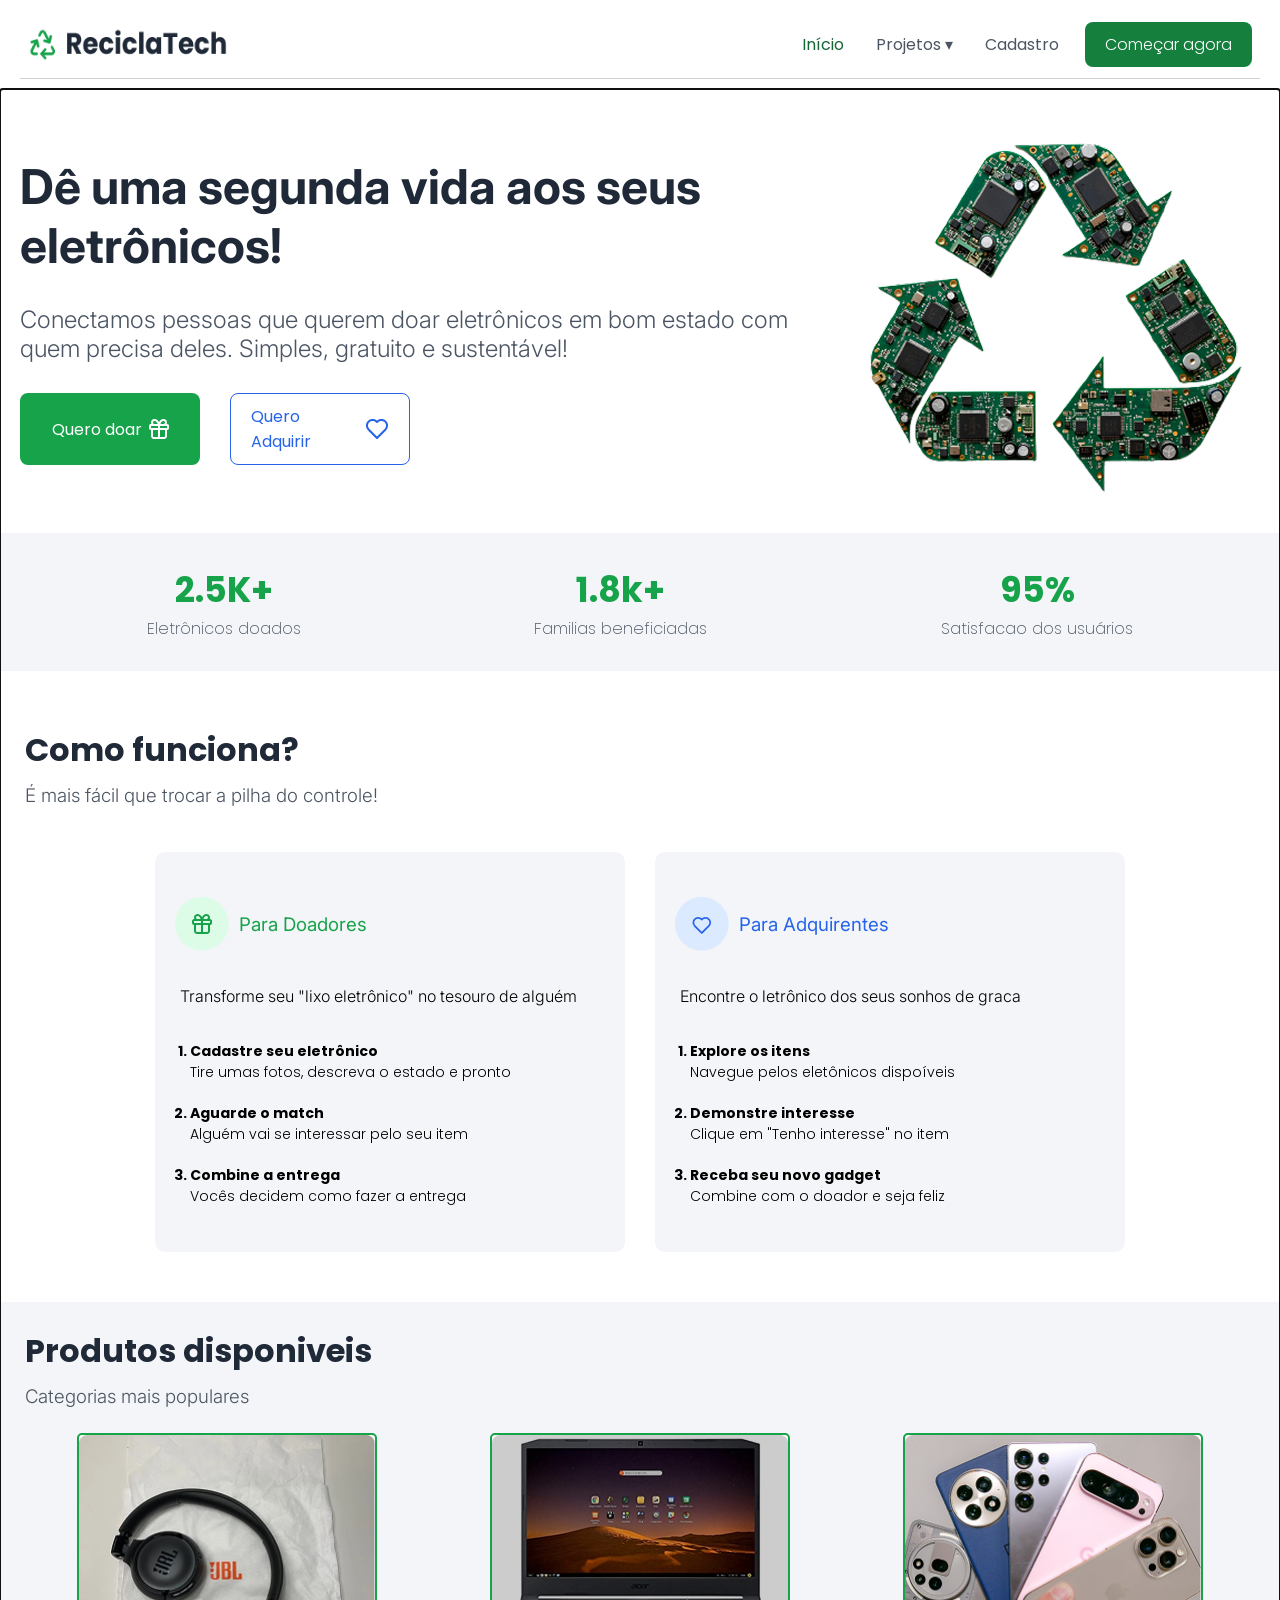
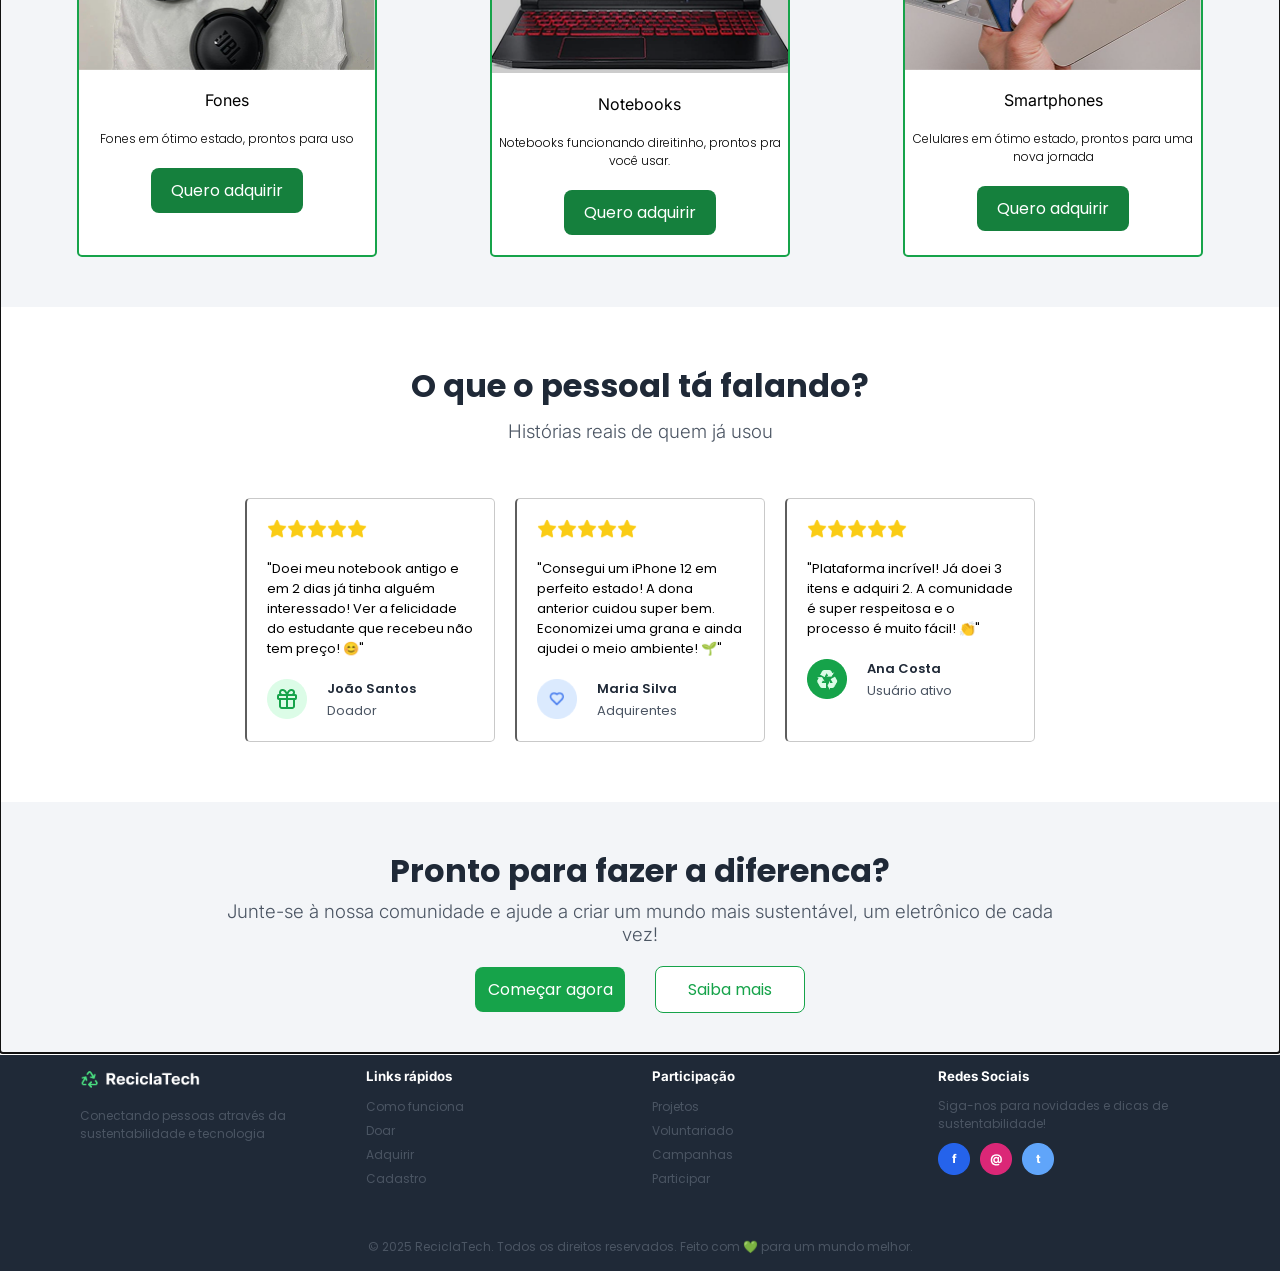
<file: index.html>
<!DOCTYPE html>
<html lang="pt-BR">
<head>
    <meta charset="UTF-8">
    <meta name="viewport" content="width=device-width, initial-scale=1.0">
    <title>ReciclaTech</title>
    <link rel="stylesheet" href="css/style.css">

    <!-- fonte - Poppins -->
    <link rel="preconnect" href="https://fonts.googleapis.com">
<link rel="preconnect" href="https://fonts.gstatic.com" crossorigin>
<link href="https://fonts.googleapis.com/css2?family=Montserrat:ital,wght@0,100..900;1,100..900&family=Poppins:ital,wght@0,100;0,200;0,300;0,400;0,500;0,600;0,700;0,800;0,900;1,100;1,200;1,300;1,400;1,500;1,600;1,700;1,800;1,900&display=swap" rel="stylesheet">

<!-- Fonte - Inter -->
 <link rel="preconnect" href="https://fonts.googleapis.com">
<link rel="preconnect" href="https://fonts.gstatic.com" crossorigin>
<link href="https://fonts.googleapis.com/css2?family=Inter:ital,opsz,wght@0,14..32,100..900;1,14..32,100..900&family=Montserrat:ital,wght@0,100..900;1,100..900&family=Poppins:ital,wght@0,100;0,200;0,300;0,400;0,500;0,600;0,700;0,800;0,900;1,100;1,200;1,300;1,400;1,500;1,600;1,700;1,800;1,900&display=swap" rel="stylesheet">
    <script type="module" src="js/app.js"></script>
</head>
<body data-pagina="inicio">
    <header class="cabecalho">
        <a href="#/inicio" aria-label="ReciclaTech — início"><img src="imagens/Logo.png" alt="ReciclaTech"></a>
        <nav id="menu-principal" class="container-menu menu-desktop" aria-label="Navegação principal">
            <ul class="menu-lista">
                <li><a href="#/inicio" aria-current="page">Início</a></li>
                <li>
                    <details class="menu-dropdown">
                        <summary>Projetos</summary>
                        <ul class="submenu">
                            <li><a href="#/projetos">Todos os projetos</a></li>
                            <li><a href="#/projetos/voluntariado">Voluntariado</a></li>
                            <li><a href="#/projetos/campanhas">Campanhas de doação</a></li>
                            <li><a href="#/projetos/como-doar">Como doar</a></li>
                        </ul>
                    </details>
                </li>
                <li><a href="#/cadastro">Cadastro</a></li>
            </ul>
            <a href="#/cadastro">Começar agora</a>
        </nav>
        <details class="menu-movel">
            <summary class="menu-toggle"><span aria-hidden="true">☰</span> Menu</summary>
        <nav id="menu-movel" class="container-menu" aria-label="Navegação principal">
            <ul class="menu-lista">
                <li><a href="#/inicio" aria-current="page">Início</a></li>
                <li>
                    <details class="menu-dropdown">
                        <summary>Projetos</summary>
                        <ul class="submenu">
                            <li><a href="#/projetos">Todos os projetos</a></li>
                            <li><a href="#/projetos/voluntariado">Voluntariado</a></li>
                            <li><a href="#/projetos/campanhas">Campanhas de doação</a></li>
                            <li><a href="#/projetos/como-doar">Como doar</a></li>
                        </ul>
                    </details>
                </li>
                <li><a href="#/cadastro">Cadastro</a></li>
            </ul>
            <a href="#/cadastro">Começar agora</a>
        </nav>
        </details>
    </header>
    <main id="app" tabindex="-1">
    <section class="introducao">
        <div class="intro">
        <h1>Dê uma segunda vida aos seus eletrônicos!</h1>
        <h2>Conectamos pessoas que querem doar eletrônicos em bom estado com quem precisa deles. Simples, gratuito e sustentável!</h2>
            <div class="botoes">
            <a id="doar" href="#/projetos/como-doar">Quero doar <img src="imagens/Icone%20de%20presente.png" alt=""></a>
            <a id="adquirir" href="#/inicio/produtos">Quero Adquirir <img src="imagens/icone%20de%20coracao%20azul.png" alt=""></a>
            </div>
        </div>
        <img class="reciclagem-inicio" src="imagens/reciclagem.png" alt="simbolo de reciclagem com eletronicos">
    </section>
    <section class="dados" aria-label="Resultados da comunidade">
        <div>
            <h2>2.5K+</h2>
            <p>Eletrônicos doados</p>
        </div>
        <div>
            <h2>1.8k+</h2>
            <p>Familias beneficiadas</p>
        </div>
        <div>
            <h2>95%</h2>
            <p>Satisfacao dos usuários</p>
        </div>
    </section>
    <section class="function" id="como-funciona">
        <h2>Como funciona?</h2>
        <h3>É mais fácil que trocar a pilha do controle!</h3>
    </section>
    <section class="beneficios" aria-label="Orientações para doadores e adquirentes">
        <div class="doadores">
            <h3><img src="imagens/presente%20com%20fundo.png" alt="icone de presente com fundo verde">Para Doadores</h3>
            <h4>Transforme seu "lixo eletrônico" no tesouro de alguém</h4>
            <ol>
                <li>Cadastre seu eletrônico
                    <p>Tire umas fotos, descreva o estado e pronto</p>
                </li>
                <li>Aguarde o match
                    <p>Alguém vai se interessar pelo seu item</p>
                </li>
                <li>Combine a entrega
                    <p>Vocês decidem como fazer a entrega</p>
                </li>
            </ol>
        </div>
        <div class="adquirentes">
            <h3><img src="imagens/coracao%20com%20fundo.png" alt="Imageem de coracao com fundo azul">Para Adquirentes</h3>
            <h4>Encontre o letrônico dos seus sonhos de graca</h4>
            <ol>
                <li>Explore os itens
                    <p>Navegue pelos eletônicos dispoíveis</p>
                </li>
                <li>Demonstre interesse
                    <p>Clique em "Tenho interesse" no item</p>
                </li>
                <li>Receba seu novo gadget
                    <p>Combine com o doador e seja feliz</p>
                </li>
            </ol>
        </div>
    </section>

    <section class="disponiveis" id="produtos">
        <div class="title-produtos">
        <h2>Produtos disponiveis</h2>
        <h3>Categorias mais populares</h3>
        </div>
        <div class="produtos">
            <div class="fones">
                <img src="imagens/Fone.png" alt="fone de ouvido">
                <h4>Fones</h4>
                <p>Fones em ótimo estado, prontos para uso</p>
                <a href="#/cadastro">Quero adquirir</a>
            </div>
            <div class="notebooks">
                <img src="imagens/Notebook.png" alt="notebook">
                <h4>Notebooks</h4>
                <p>Notebooks funcionando direitinho, prontos pra você usar.</p>
                <a href="#/cadastro">Quero adquirir</a>
            </div>
            <div class="smartphones">
                <img src="imagens/Smartphones.png" alt="smartphones">
                <h4>Smartphones</h4>
                <p>Celulares em ótimo estado, prontos para uma nova jornada</p>
                <a href="#/cadastro">Quero adquirir</a>
            </div>
        </div>
    </section>

    <section class="comentario">
        <h2>O que o pessoal tá falando?</h2>
        <h3>Histórias reais de quem já usou</h3>
        <div class="comentarios">
            <div class="coments">
                <img class="star" src="imagens/star.png" alt="5 estrelas de avaliacao">
                <p>"Doei meu notebook antigo e em 2 dias já tinha alguém interessado! Ver a felicidade do estudante que recebeu não tem preço! 😊"</p>
                <div class="user">
                <img src="imagens/icon_Doador.png" alt="icone presente">
                        <div class="nomes">
                        <p class="nome-user">João Santos</p>
                        <p>Doador</p>
                    </div>
                </div>
            </div>
            <div class="coments">
                <img class="star" src="imagens/star.png" alt="5 estrelas de avaliacao">
                <p>"Consegui um iPhone 12 em perfeito estado! A dona anterior cuidou super bem. Economizei uma grana e ainda ajudei o meio ambiente! 🌱"</p>
                <div class="user">
                <img src="imagens/icon_Adquirente.png" alt="icone coracao">
                        <div class="nomes">
                        <p class="nome-user">Maria Silva</p>
                        <p>Adquirentes</p>
                    </div>
                </div>
            </div>
            <div class="coments">
                <img class="star" src="imagens/star.png" alt="5 estrelas de avaliacao">
                <p>"Plataforma incrível! Já doei 3 itens e adquiri 2. A comunidade é super respeitosa e o processo é muito fácil! 👏"</p>
                <div class="user">
                <img src="imagens/icon_userAtivo.png" alt="icone reciclagem">
                    <div class="nomes">
                        <p class="nome-user">Ana Costa</p>
                        <p>Usuário ativo</p>
                    </div>
                </div>
            </div>
        </div>
    </section>
    <section class="saiba-mais">
        <h2>Pronto para fazer a diferenca?</h2>
        <h3>Junte-se à nossa comunidade e ajude a criar um mundo mais sustentável, um eletrônico de cada vez!</h3>
        <div class="btn">
            <a class="comecar" href="#/cadastro">Começar agora</a>
            <a class="mais" href="#/projetos">Saiba mais</a>
        </div>
    </section>
    </main>
    <footer id="contato">
        <div class="rodape">
            <div>
            <img class="logo_branco" src="imagens/logo_branco.png" alt="logo">
            <p>Conectando pessoas através da sustentabilidade e tecnologia</p>
            </div>
            <div>
            <h5>Links rápidos</h5>
            <ul>
            <li><a href="#/inicio/como-funciona">Como funciona</a></li>
            <li><a href="#/projetos/como-doar">Doar</a></li>
            <li><a href="#/inicio/produtos">Adquirir</a></li>
            <li><a href="#/cadastro">Cadastro</a></li>
            </ul>
            </div>
            <div>
            <h5>Participação</h5>
            <ul>
            <li> <a href="#/projetos">Projetos</a></li>
            <li><a href="#/projetos/voluntariado">Voluntariado</a></li>
            <li><a href="#/projetos/campanhas">Campanhas</a></li>
            <li><a href="#/cadastro">Participar</a></li>
            </ul>
            </div>
            <div>
            <h5>Redes Sociais</h5>
            <p>Siga-nos para novidades e dicas de sustentabilidade!</p>
            <div class="redes-sociais">
                <img src="imagens/icon_facebook.png" alt="icone Facebook">
                <img src="imagens/icon_email.png" alt="icone email">
                <img src="imagens/icon_Twitter.png" alt="icone Twitter">
            </div>
            </div>
        </div>

        <p>© 2025 ReciclaTech. Todos os direitos reservados. Feito com 💚 para um mundo melhor.</p>
    </footer>
</body>
</html>
</file>
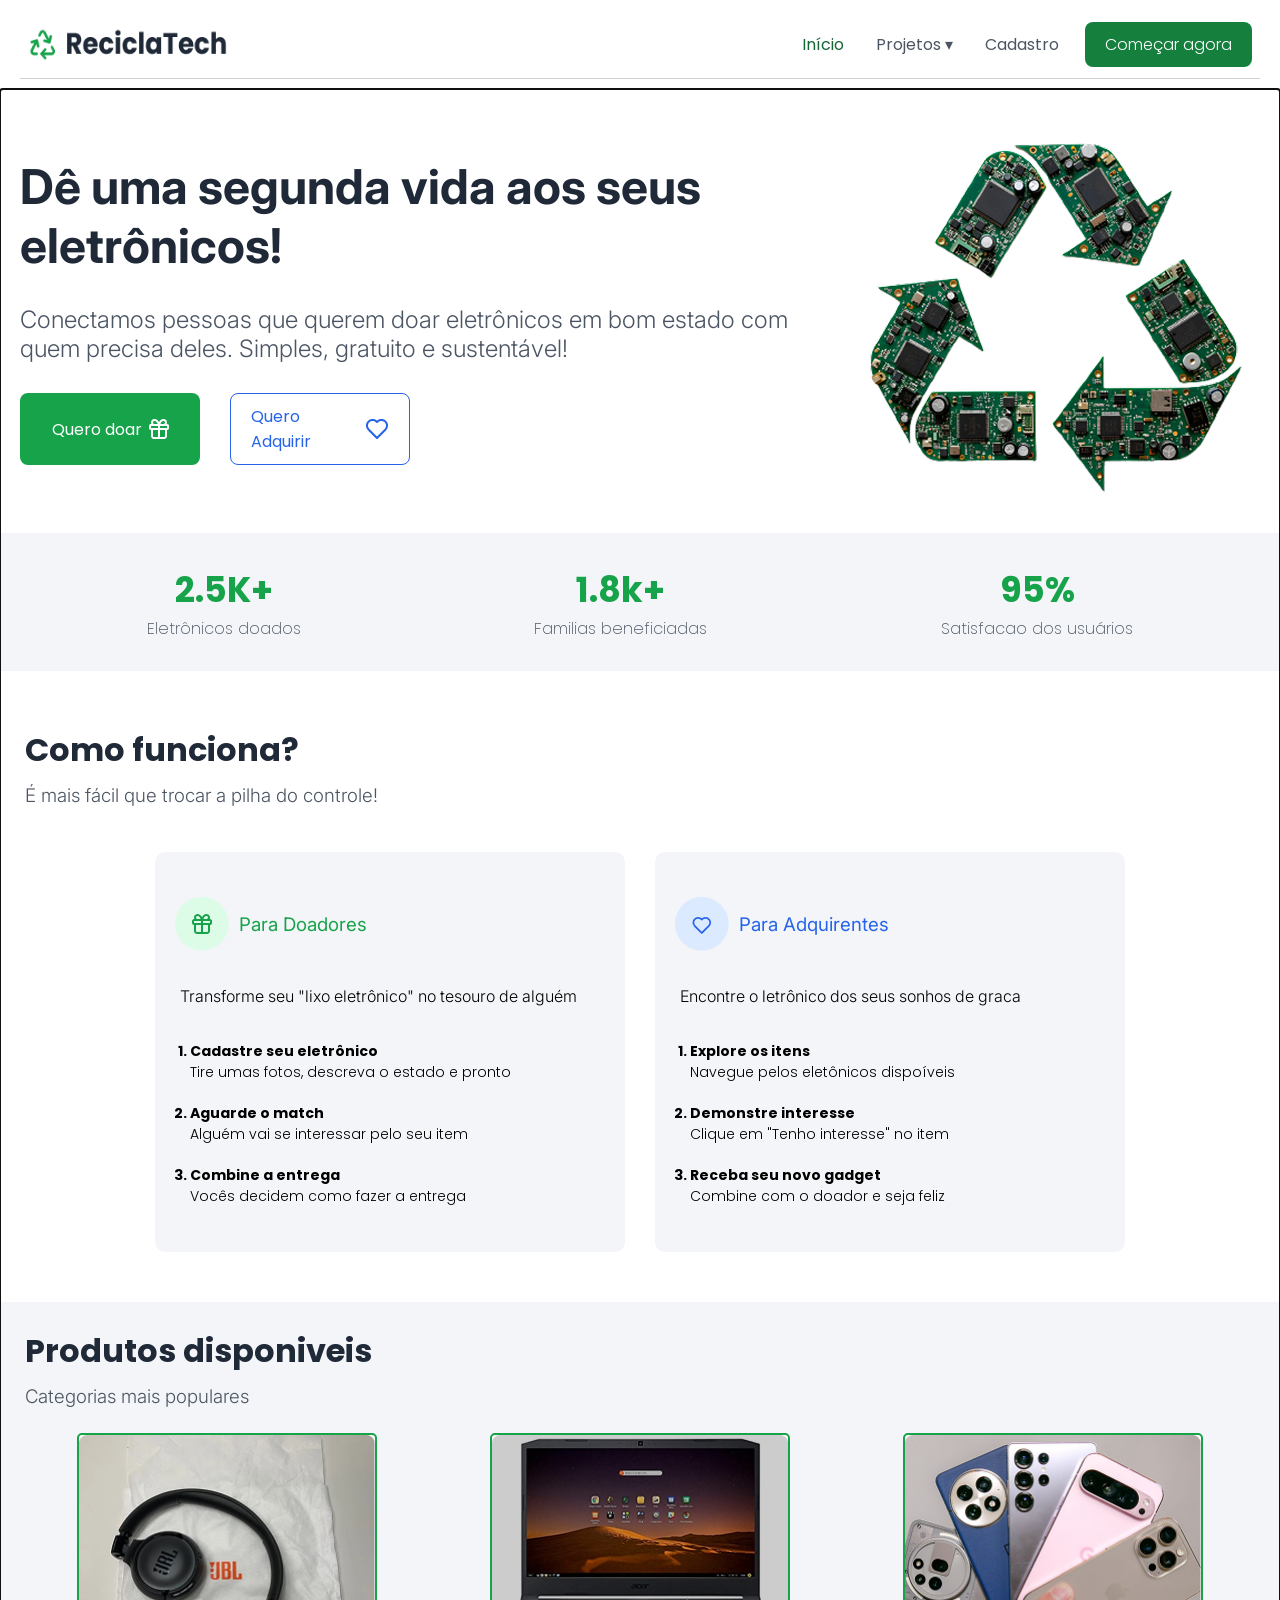
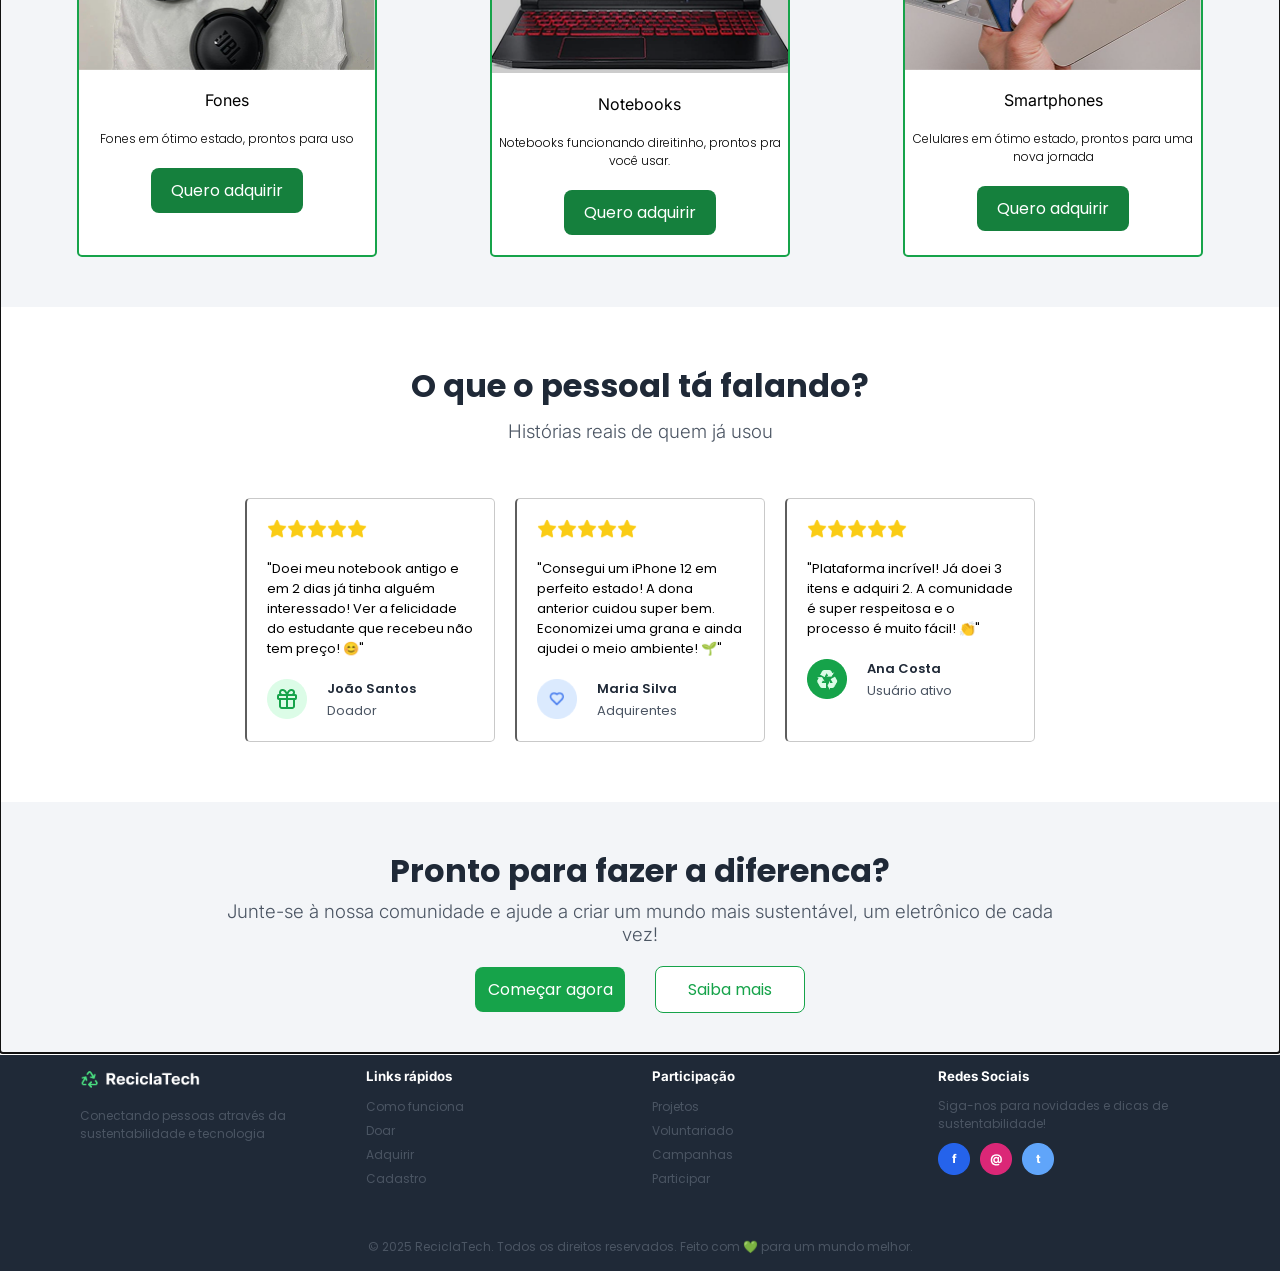
<file: html/index.html>
<!DOCTYPE html>
<html lang="pt-BR">
<head>
    <meta charset="UTF-8">
    <meta name="viewport" content="width=device-width, initial-scale=1.0">
    <title>ReciclaTech</title>
    <link rel="stylesheet" href="../css/style.css">

    <!-- fonte - Poppins -->
    <link rel="preconnect" href="https://fonts.googleapis.com">
<link rel="preconnect" href="https://fonts.gstatic.com" crossorigin>
<link href="https://fonts.googleapis.com/css2?family=Montserrat:ital,wght@0,100..900;1,100..900&family=Poppins:ital,wght@0,100;0,200;0,300;0,400;0,500;0,600;0,700;0,800;0,900;1,100;1,200;1,300;1,400;1,500;1,600;1,700;1,800;1,900&display=swap" rel="stylesheet">

<!-- Fonte - Inter -->
 <link rel="preconnect" href="https://fonts.googleapis.com">
<link rel="preconnect" href="https://fonts.gstatic.com" crossorigin>
<link href="https://fonts.googleapis.com/css2?family=Inter:ital,opsz,wght@0,14..32,100..900;1,14..32,100..900&family=Montserrat:ital,wght@0,100..900;1,100..900&family=Poppins:ital,wght@0,100;0,200;0,300;0,400;0,500;0,600;0,700;0,800;0,900;1,100;1,200;1,300;1,400;1,500;1,600;1,700;1,800;1,900&display=swap" rel="stylesheet">
    <script type="module" src="../js/app.js"></script>
</head>
<body data-pagina="inicio">
    <header class="cabecalho">
        <a href="#/inicio" aria-label="ReciclaTech — início"><img src="../imagens/Logo.png" alt="ReciclaTech"></a>
        <nav id="menu-principal" class="container-menu menu-desktop" aria-label="Navegação principal">
            <ul class="menu-lista">
                <li><a href="#/inicio" aria-current="page">Início</a></li>
                <li>
                    <details class="menu-dropdown">
                        <summary>Projetos</summary>
                        <ul class="submenu">
                            <li><a href="#/projetos">Todos os projetos</a></li>
                            <li><a href="#/projetos/voluntariado">Voluntariado</a></li>
                            <li><a href="#/projetos/campanhas">Campanhas de doação</a></li>
                            <li><a href="#/projetos/como-doar">Como doar</a></li>
                        </ul>
                    </details>
                </li>
                <li><a href="#/cadastro">Cadastro</a></li>
            </ul>
            <a href="#/cadastro">Começar agora</a>
        </nav>
        <details class="menu-movel">
            <summary class="menu-toggle"><span aria-hidden="true">☰</span> Menu</summary>
        <nav id="menu-movel" class="container-menu" aria-label="Navegação principal">
            <ul class="menu-lista">
                <li><a href="#/inicio" aria-current="page">Início</a></li>
                <li>
                    <details class="menu-dropdown">
                        <summary>Projetos</summary>
                        <ul class="submenu">
                            <li><a href="#/projetos">Todos os projetos</a></li>
                            <li><a href="#/projetos/voluntariado">Voluntariado</a></li>
                            <li><a href="#/projetos/campanhas">Campanhas de doação</a></li>
                            <li><a href="#/projetos/como-doar">Como doar</a></li>
                        </ul>
                    </details>
                </li>
                <li><a href="#/cadastro">Cadastro</a></li>
            </ul>
            <a href="#/cadastro">Começar agora</a>
        </nav>
        </details>
    </header>
    <main id="app" tabindex="-1">
    <section class="introducao">
        <div class="intro">
        <h1>Dê uma segunda vida aos seus eletrônicos!</h1>
        <h2>Conectamos pessoas que querem doar eletrônicos em bom estado com quem precisa deles. Simples, gratuito e sustentável!</h2>
            <div class="botoes">
            <a id="doar" href="#/projetos/como-doar">Quero doar <img src="../imagens/Icone%20de%20presente.png" alt=""></a>
            <a id="adquirir" href="#/inicio/produtos">Quero Adquirir <img src="../imagens/icone%20de%20coracao%20azul.png" alt=""></a>
            </div>
        </div>
        <img class="reciclagem-inicio" src="../imagens/reciclagem.png" alt="simbolo de reciclagem com eletronicos">
    </section>
    <section class="dados" aria-label="Resultados da comunidade">
        <div>
            <h2>2.5K+</h2>
            <p>Eletrônicos doados</p>
        </div>
        <div>
            <h2>1.8k+</h2>
            <p>Familias beneficiadas</p>
        </div>
        <div>
            <h2>95%</h2>
            <p>Satisfacao dos usuários</p>
        </div>
    </section>
    <section class="function" id="como-funciona">
        <h2>Como funciona?</h2>
        <h3>É mais fácil que trocar a pilha do controle!</h3>
    </section>
    <section class="beneficios" aria-label="Orientações para doadores e adquirentes">
        <div class="doadores">
            <h3><img src="../imagens/presente%20com%20fundo.png" alt="icone de presente com fundo verde">Para Doadores</h3>
            <h4>Transforme seu "lixo eletrônico" no tesouro de alguém</h4>
            <ol>
                <li>Cadastre seu eletrônico
                    <p>Tire umas fotos, descreva o estado e pronto</p>
                </li>
                <li>Aguarde o match
                    <p>Alguém vai se interessar pelo seu item</p>
                </li>
                <li>Combine a entrega
                    <p>Vocês decidem como fazer a entrega</p>
                </li>
            </ol>
        </div>
        <div class="adquirentes">
            <h3><img src="../imagens/coracao%20com%20fundo.png" alt="Imageem de coracao com fundo azul">Para Adquirentes</h3>
            <h4>Encontre o letrônico dos seus sonhos de graca</h4>
            <ol>
                <li>Explore os itens
                    <p>Navegue pelos eletônicos dispoíveis</p>
                </li>
                <li>Demonstre interesse
                    <p>Clique em "Tenho interesse" no item</p>
                </li>
                <li>Receba seu novo gadget
                    <p>Combine com o doador e seja feliz</p>
                </li>
            </ol>
        </div>
    </section>

    <section class="disponiveis" id="produtos">
        <div class="title-produtos">
        <h2>Produtos disponiveis</h2>
        <h3>Categorias mais populares</h3>
        </div>
        <div class="produtos">
            <div class="fones">
                <img src="../imagens/Fone.png" alt="fone de ouvido">
                <h4>Fones</h4>
                <p>Fones em ótimo estado, prontos para uso</p>
                <a href="#/cadastro">Quero adquirir</a>
            </div>
            <div class="notebooks">
                <img src="../imagens/Notebook.png" alt="notebook">
                <h4>Notebooks</h4>
                <p>Notebooks funcionando direitinho, prontos pra você usar.</p>
                <a href="#/cadastro">Quero adquirir</a>
            </div>
            <div class="smartphones">
                <img src="../imagens/Smartphones.png" alt="smartphones">
                <h4>Smartphones</h4>
                <p>Celulares em ótimo estado, prontos para uma nova jornada</p>
                <a href="#/cadastro">Quero adquirir</a>
            </div>
        </div>
    </section>

    <section class="comentario">
        <h2>O que o pessoal tá falando?</h2>
        <h3>Histórias reais de quem já usou</h3>
        <div class="comentarios">
            <div class="coments">
                <img class="star" src="../imagens/star.png" alt="5 estrelas de avaliacao">
                <p>"Doei meu notebook antigo e em 2 dias já tinha alguém interessado! Ver a felicidade do estudante que recebeu não tem preço! 😊"</p>
                <div class="user">
                <img src="../imagens/icon_Doador.png" alt="icone presente">
                        <div class="nomes">
                        <p class="nome-user">João Santos</p>
                        <p>Doador</p>
                    </div>
                </div> 
            </div>
            <div class="coments">
                <img class="star" src="../imagens/star.png" alt="5 estrelas de avaliacao">
                <p>"Consegui um iPhone 12 em perfeito estado! A dona anterior cuidou super bem. Economizei uma grana e ainda ajudei o meio ambiente! 🌱"</p>
                <div class="user">
                <img src="../imagens/icon_Adquirente.png" alt="icone coracao">
                        <div class="nomes">
                        <p class="nome-user">Maria Silva</p>
                        <p>Adquirentes</p>
                    </div>
                </div>
            </div>
            <div class="coments">
                <img class="star" src="../imagens/star.png" alt="5 estrelas de avaliacao">
                <p>"Plataforma incrível! Já doei 3 itens e adquiri 2. A comunidade é super respeitosa e o processo é muito fácil! 👏"</p>
                <div class="user">
                <img src="../imagens/icon_userAtivo.png" alt="icone reciclagem">
                    <div class="nomes">
                        <p class="nome-user">Ana Costa</p>
                        <p>Usuário ativo</p>
                    </div>
                </div>
            </div>
        </div>
    </section>
    <section class="saiba-mais">
        <h2>Pronto para fazer a diferenca?</h2>
        <h3>Junte-se à nossa comunidade e ajude a criar um mundo mais sustentável, um eletrônico de cada vez!</h3>
        <div class="btn">
            <a class="comecar" href="#/cadastro">Começar agora</a>
            <a class="mais" href="#/projetos">Saiba mais</a>
        </div>
    </section>
    </main>
    <footer id="contato">
        <div class="rodape">
            <div>
            <img class="logo_branco" src="../imagens/logo_branco.png" alt="logo">
            <p>Conectando pessoas através da sustentabilidade e tecnologia</p>
            </div>
            <div>
            <h5>Links rápidos</h5>
            <ul>
            <li><a href="#/inicio/como-funciona">Como funciona</a></li>
            <li><a href="#/projetos/como-doar">Doar</a></li>
            <li><a href="#/inicio/produtos">Adquirir</a></li>
            <li><a href="#/cadastro">Cadastro</a></li>
            </ul>
            </div>
            <div>
            <h5>Participação</h5>
            <ul>
            <li> <a href="#/projetos">Projetos</a></li>
            <li><a href="#/projetos/voluntariado">Voluntariado</a></li>
            <li><a href="#/projetos/campanhas">Campanhas</a></li>
            <li><a href="#/cadastro">Participar</a></li>
            </ul>
            </div>
            <div>
            <h5>Redes Sociais</h5>
            <p>Siga-nos para novidades e dicas de sustentabilidade!</p>
            <div class="redes-sociais">
                <img src="../imagens/icon_facebook.png" alt="icone Facebook">
                <img src="../imagens/icon_email.png" alt="icone email">
                <img src="../imagens/icon_Twitter.png" alt="icone Twitter">
            </div>
            </div>
        </div>
        
        <p>© 2025 ReciclaTech. Todos os direitos reservados. Feito com 💚 para um mundo melhor.</p>
    </footer>
</body>
</html>
</file>
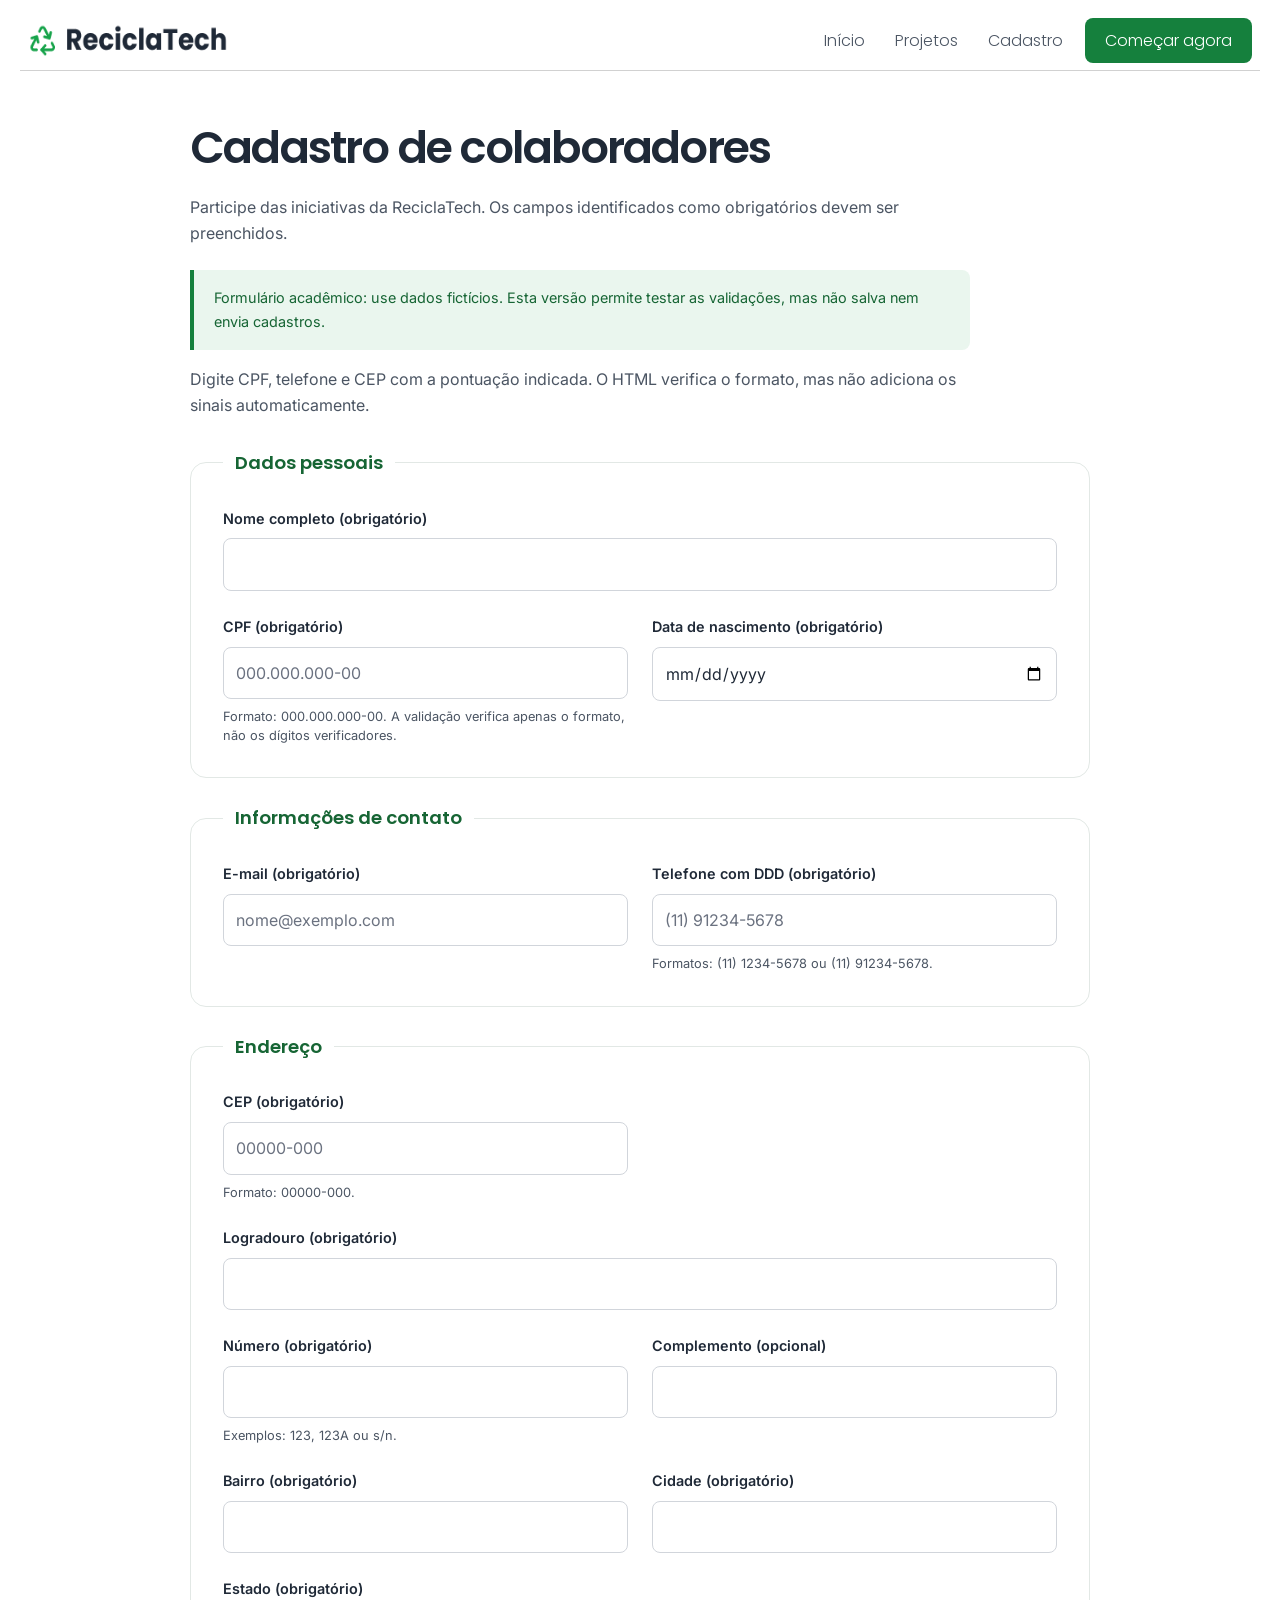
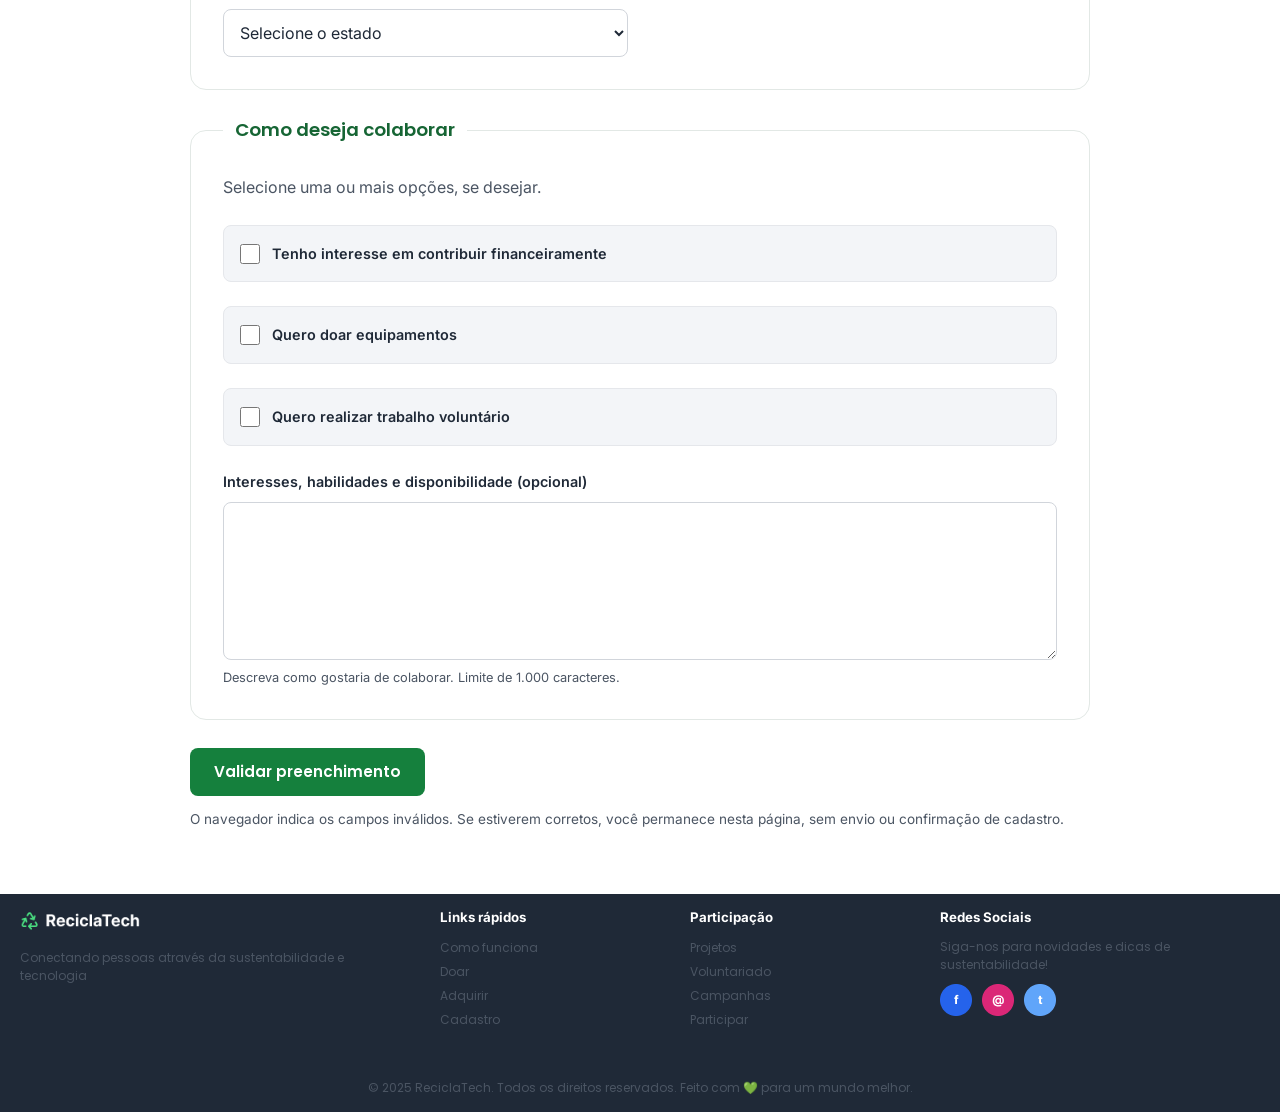
<file: cadastro.html>
<!DOCTYPE html>
<html lang="pt-BR">
<head>
    <meta charset="UTF-8">
    <meta name="viewport" content="width=device-width, initial-scale=1.0">
    <title>Cadastro | ReciclaTech</title>
<link rel="preconnect" href="https://fonts.googleapis.com">
<link rel="preconnect" href="https://fonts.gstatic.com" crossorigin>
<link href="https://fonts.googleapis.com/css2?family=Montserrat:ital,wght@0,100..900;1,100..900&family=Poppins:ital,wght@0,100;0,200;0,300;0,400;0,500;0,600;0,700;0,800;0,900;1,100;1,200;1,300;1,400;1,500;1,600;1,700;1,800;1,900&display=swap" rel="stylesheet">
<link rel="preconnect" href="https://fonts.googleapis.com">
<link rel="preconnect" href="https://fonts.gstatic.com" crossorigin>
<link href="https://fonts.googleapis.com/css2?family=Inter:ital,opsz,wght@0,14..32,100..900;1,14..32,100..900&family=Montserrat:ital,wght@0,100..900;1,100..900&family=Poppins:ital,wght@0,100;0,200;0,300;0,400;0,500;0,600;0,700;0,800;0,900;1,100;1,200;1,300;1,400;1,500;1,600;1,700;1,800;1,900&display=swap" rel="stylesheet">
    <link rel="stylesheet" href="style.css">
</head>
<body class="pagina-interna pagina-cadastro">
    <a class="pular-conteudo" href="#conteudo">Ir para o conteúdo</a>
    <header>
        <img src="./image/Logo.png" alt="Logo">
        <nav class="container-menu" aria-label="Navegação principal">
        <ul>
            <li><a href="index.html">Início</a></li>
            <li><a href="projetos.html">Projetos</a></li>
            <li><a href="cadastro.html" aria-current="page">Cadastro</a></li>
        </ul>
        <a href="cadastro.html">Começar agora</a>
        </nav>
    </header>
    <main id="conteudo" class="conteudo">
        <h1>Cadastro de colaboradores</h1>
        <p>Participe das iniciativas da ReciclaTech. Os campos identificados como obrigatórios devem ser preenchidos.</p>
        <p id="aviso-demonstracao">Formulário acadêmico: use dados fictícios. Esta versão permite testar as validações, mas não salva nem envia cadastros.</p>
        <p>Digite CPF, telefone e CEP com a pontuação indicada. O HTML verifica o formato, mas não adiciona os sinais automaticamente.</p>
        <!-- method="dialog" permite validar sem transmitir os dados.
             Para um cadastro real, integrar um servidor e usar method="post" com action apropriado. -->
        <form method="dialog" aria-describedby="aviso-demonstracao">
            <fieldset>
                <legend>Dados pessoais</legend>
                <p class="campo-amplo">
                    <label for="nome">Nome completo (obrigatório)</label><br>
                    <input type="text" id="nome" name="nome" autocomplete="name" required minlength="3" maxlength="120" pattern="\S+(?:\s+\S+)+" title="Informe pelo menos dois nomes, separados por espaço.">
                </p>
                <p>
                    <label for="cpf">CPF (obrigatório)</label><br>
                    <input type="text" id="cpf" name="cpf" required minlength="14" maxlength="14" pattern="[0-9]{3}\.[0-9]{3}\.[0-9]{3}-[0-9]{2}" placeholder="000.000.000-00" title="Digite o CPF no formato 000.000.000-00." aria-describedby="ajuda-cpf">
                    <small id="ajuda-cpf">Formato: 000.000.000-00. A validação verifica apenas o formato, não os dígitos verificadores.</small>
                </p>
                <p>
                    <label for="nascimento">Data de nascimento (obrigatório)</label><br>
                    <input type="date" id="nascimento" name="nascimento" autocomplete="bday" required>
                </p>
            </fieldset>
            <fieldset>
                <legend>Informações de contato</legend>
                <p>
                    <label for="email">E-mail (obrigatório)</label><br>
                    <input type="email" id="email" name="email" autocomplete="email" required maxlength="254" placeholder="nome@exemplo.com">
                </p>
                <p>
                    <label for="telefone">Telefone com DDD (obrigatório)</label><br>
                    <input type="tel" id="telefone" name="telefone" autocomplete="tel-national" required minlength="14" maxlength="15" pattern="\([0-9]{2}\) [0-9]{4,5}-[0-9]{4}" placeholder="(11) 91234-5678" title="Use (11) 1234-5678 ou (11) 91234-5678." aria-describedby="ajuda-telefone">
                    <small id="ajuda-telefone">Formatos: (11) 1234-5678 ou (11) 91234-5678.</small>
                </p>
            </fieldset>
            <fieldset>
                <legend>Endereço</legend>
                <p>
                    <label for="cep">CEP (obrigatório)</label><br>
                    <input type="text" id="cep" name="cep" autocomplete="postal-code" required minlength="9" maxlength="9" pattern="[0-9]{5}-[0-9]{3}" placeholder="00000-000" title="Digite o CEP no formato 00000-000." aria-describedby="ajuda-cep">
                    <small id="ajuda-cep">Formato: 00000-000.</small>
                </p>
                <p class="campo-amplo">
                    <label for="logradouro">Logradouro (obrigatório)</label><br>
                    <input type="text" id="logradouro" name="logradouro" autocomplete="address-line1" required maxlength="150" pattern=".*\S.*">
                </p>
                <p>
                    <label for="numero">Número (obrigatório)</label><br>
                    <input type="text" id="numero" name="numero" required maxlength="20" pattern=".*\S.*" aria-describedby="ajuda-numero">
                    <small id="ajuda-numero">Exemplos: 123, 123A ou s/n.</small>
                </p>
                <p>
                    <label for="complemento">Complemento (opcional)</label><br>
                    <input type="text" id="complemento" name="complemento" autocomplete="address-line2" maxlength="100">
                </p>
                <p>
                    <label for="bairro">Bairro (obrigatório)</label><br>
                    <input type="text" id="bairro" name="bairro" required maxlength="100" pattern=".*\S.*">
                </p>
                <p>
                    <label for="cidade">Cidade (obrigatório)</label><br>
                    <input type="text" id="cidade" name="cidade" autocomplete="address-level2" required maxlength="100" pattern=".*\S.*">
                </p>
                <p>
                    <label for="estado">Estado (obrigatório)</label><br>
                    <select id="estado" name="estado" autocomplete="address-level1" required>
                        <option value="" disabled selected>Selecione o estado</option>
                        <option value="AC">Acre</option>
                        <option value="AL">Alagoas</option>
                        <option value="AP">Amapá</option>
                        <option value="AM">Amazonas</option>
                        <option value="BA">Bahia</option>
                        <option value="CE">Ceará</option>
                        <option value="DF">Distrito Federal</option>
                        <option value="ES">Espírito Santo</option>
                        <option value="GO">Goiás</option>
                        <option value="MA">Maranhão</option>
                        <option value="MT">Mato Grosso</option>
                        <option value="MS">Mato Grosso do Sul</option>
                        <option value="MG">Minas Gerais</option>
                        <option value="PA">Pará</option>
                        <option value="PB">Paraíba</option>
                        <option value="PR">Paraná</option>
                        <option value="PE">Pernambuco</option>
                        <option value="PI">Piauí</option>
                        <option value="RJ">Rio de Janeiro</option>
                        <option value="RN">Rio Grande do Norte</option>
                        <option value="RS">Rio Grande do Sul</option>
                        <option value="RO">Rondônia</option>
                        <option value="RR">Roraima</option>
                        <option value="SC">Santa Catarina</option>
                        <option value="SP">São Paulo</option>
                        <option value="SE">Sergipe</option>
                        <option value="TO">Tocantins</option>
                    </select>
                </p>
            </fieldset>
            <fieldset id="colaboracao">
                <legend>Como deseja colaborar</legend>
                <p>Selecione uma ou mais opções, se desejar.</p>
                <p class="opcao-colaboracao"><input type="checkbox" id="doacao-financeira" name="colaboracao" value="doacao-financeira"> <label for="doacao-financeira">Tenho interesse em contribuir financeiramente</label></p>
                <p class="opcao-colaboracao"><input type="checkbox" id="doacao-equipamentos" name="colaboracao" value="doacao-equipamentos"> <label for="doacao-equipamentos">Quero doar equipamentos</label></p>
                <p class="opcao-colaboracao"><input type="checkbox" id="voluntariado" name="colaboracao" value="voluntariado"> <label for="voluntariado">Quero realizar trabalho voluntário</label></p>
                <p class="campo-amplo">
                    <label for="mensagem">Interesses, habilidades e disponibilidade (opcional)</label><br>
                    <textarea id="mensagem" name="mensagem" rows="5" cols="30" maxlength="1000" aria-describedby="ajuda-mensagem"></textarea>
                    <small id="ajuda-mensagem">Descreva como gostaria de colaborar. Limite de 1.000 caracteres.</small>
                </p>
            </fieldset>
            <p class="acoes-formulario"><button class="botao" type="submit">Validar preenchimento</button></p>
            <p>O navegador indica os campos inválidos. Se estiverem corretos, você permanece nesta página, sem envio ou confirmação de cadastro.</p>
        </form>
    </main>
    <footer id="contato">
        <div class="rodape">
            <div>
            <img class="logo_branco" src="./image/logo_branco.png" alt="logo">
            <p>Conectando pessoas através da sustentabilidade e tecnologia</p>
            </div>
            <div>
            <h5>Links rápidos</h5>
            <ul>
            <li><a href="index.html#como-funciona">Como funciona</a></li>
            <li><a href="projetos.html#como-doar">Doar</a></li>
            <li><a href="index.html#produtos">Adquirir</a></li>
            <li><a href="cadastro.html">Cadastro</a></li>
            </ul>
            </div>
            <div>
            <h5>Participação</h5>
            <ul>
            <li> <a href="projetos.html">Projetos</a></li>
            <li><a href="projetos.html#voluntariado">Voluntariado</a></li>
            <li><a href="projetos.html#campanhas">Campanhas</a></li>
            <li><a href="cadastro.html">Participar</a></li>
            </ul>
            </div>
            <div>
            <h5>Redes Sociais</h5>
            <p>Siga-nos para novidades e dicas de sustentabilidade!</p>
            <div class="redes-sociais">
                <img src="./image/icon_facebook.png" alt="icone Facebook">
                <img src="./image/icon_email.png" alt="icone email">
                <img src="./image/icon_Twitter.png" alt="icone Twitter">
            </div>
            </div>
        </div>

        <p>© 2025 ReciclaTech. Todos os direitos reservados. Feito com 💚 para um mundo melhor.</p>
    </footer>
</body>
</html>
</file>
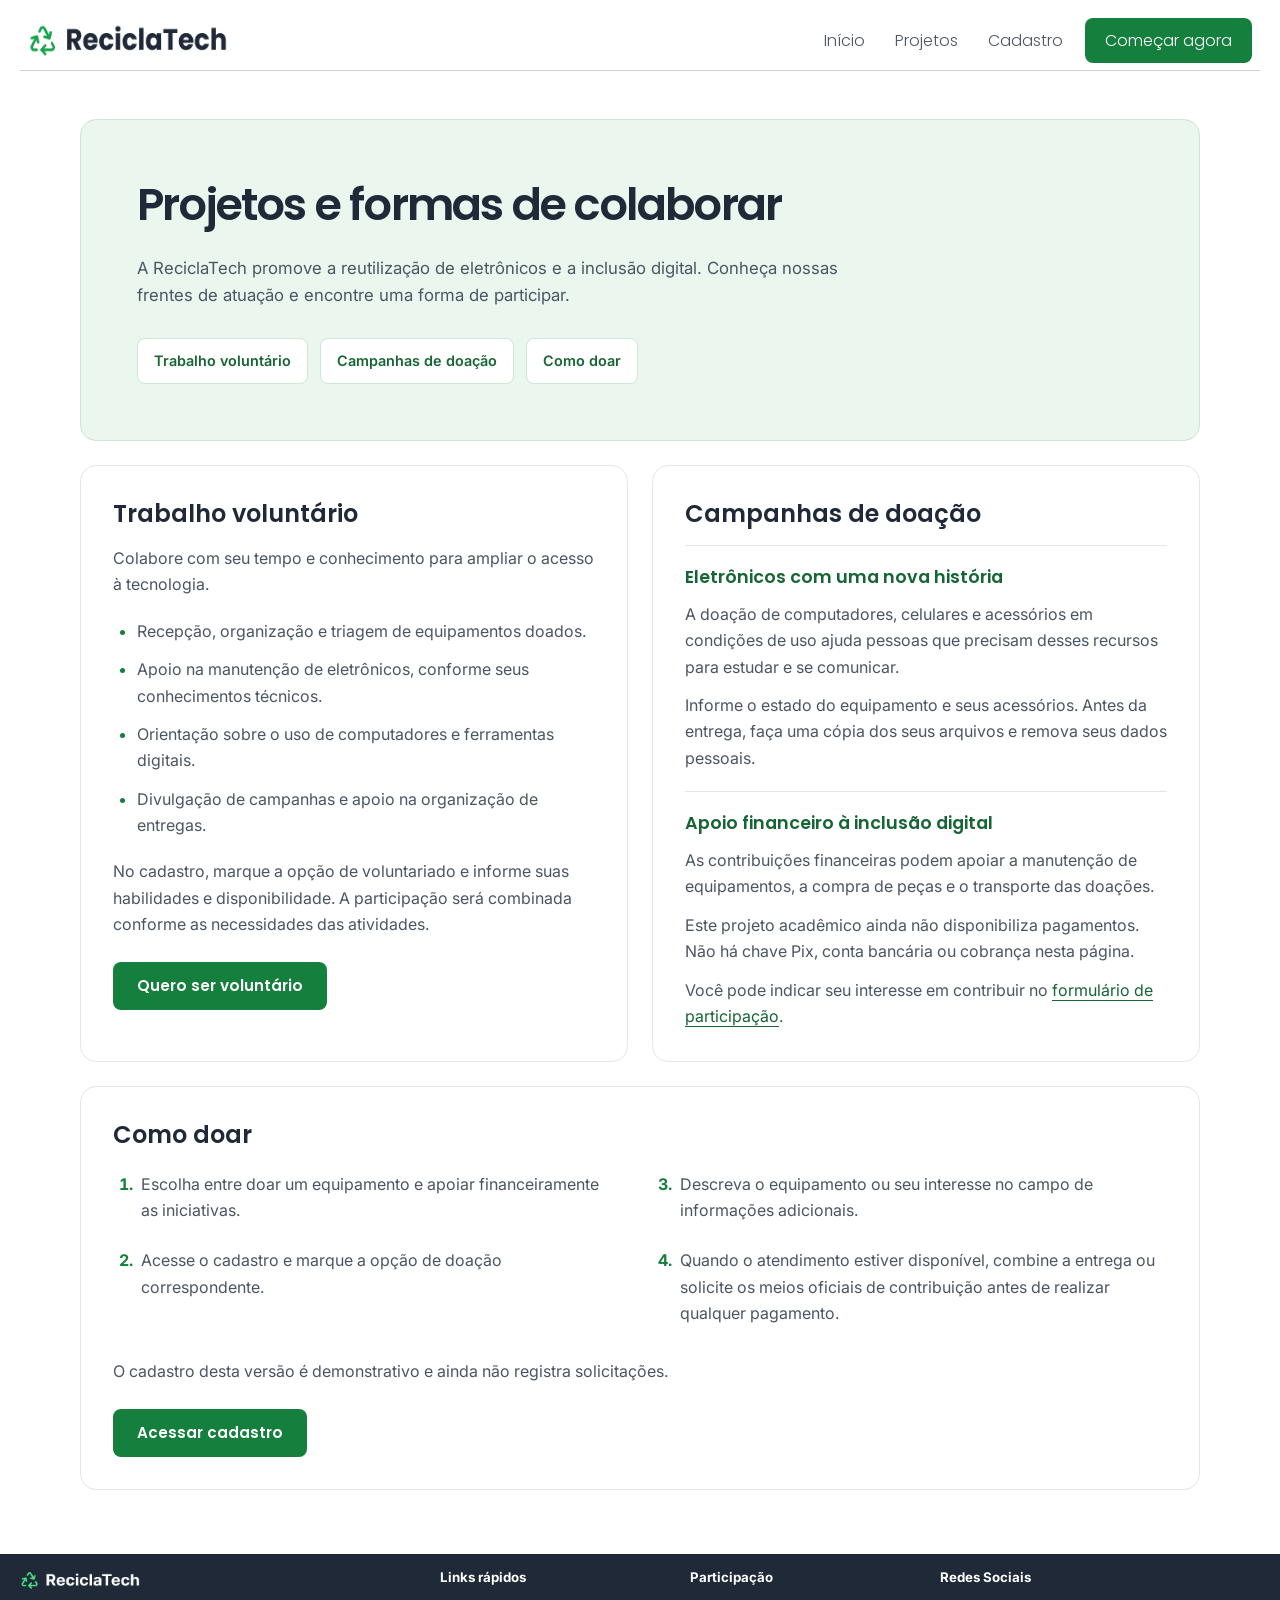
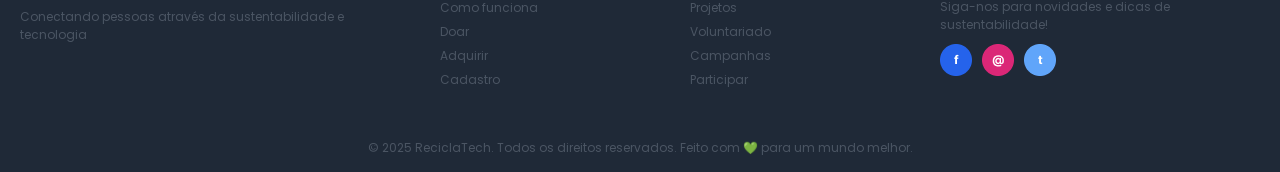
<file: projetos.html>
<!DOCTYPE html>
<html lang="pt-BR">
<head>
    <meta charset="UTF-8">
    <meta name="viewport" content="width=device-width, initial-scale=1.0">
    <title>Projetos | ReciclaTech</title>
<link rel="preconnect" href="https://fonts.googleapis.com">
<link rel="preconnect" href="https://fonts.gstatic.com" crossorigin>
<link href="https://fonts.googleapis.com/css2?family=Montserrat:ital,wght@0,100..900;1,100..900&family=Poppins:ital,wght@0,100;0,200;0,300;0,400;0,500;0,600;0,700;0,800;0,900;1,100;1,200;1,300;1,400;1,500;1,600;1,700;1,800;1,900&display=swap" rel="stylesheet">
<link rel="preconnect" href="https://fonts.googleapis.com">
<link rel="preconnect" href="https://fonts.gstatic.com" crossorigin>
<link href="https://fonts.googleapis.com/css2?family=Inter:ital,opsz,wght@0,14..32,100..900;1,14..32,100..900&family=Montserrat:ital,wght@0,100..900;1,100..900&family=Poppins:ital,wght@0,100;0,200;0,300;0,400;0,500;0,600;0,700;0,800;0,900;1,100;1,200;1,300;1,400;1,500;1,600;1,700;1,800;1,900&display=swap" rel="stylesheet">
    <link rel="stylesheet" href="style.css">
</head>
<body class="pagina-interna pagina-projetos">
    <a class="pular-conteudo" href="#conteudo">Ir para o conteúdo</a>
    <header>
        <img src="./image/Logo.png" alt="Logo">
        <nav class="container-menu" aria-label="Navegação principal">
        <ul>
            <li><a href="index.html">Início</a></li>
            <li><a href="projetos.html" aria-current="page">Projetos</a></li>
            <li><a href="cadastro.html">Cadastro</a></li>
        </ul>
        <a href="cadastro.html">Começar agora</a>
        </nav>
    </header>
    <main id="conteudo" class="conteudo">
        <section class="apresentacao" aria-labelledby="titulo-projetos">
            <h1 id="titulo-projetos">Projetos e formas de colaborar</h1>
            <p>A ReciclaTech promove a reutilização de eletrônicos e a inclusão digital. Conheça nossas frentes de atuação e encontre uma forma de participar.</p>
            <nav aria-label="Assuntos desta página">
                <ul>
                    <li><a href="#voluntariado">Trabalho voluntário</a></li>
                    <li><a href="#campanhas">Campanhas de doação</a></li>
                    <li><a href="#como-doar">Como doar</a></li>
                </ul>
            </nav>
        </section>
        <section id="voluntariado" aria-labelledby="titulo-voluntariado">
            <h2 id="titulo-voluntariado">Trabalho voluntário</h2>
            <p>Colabore com seu tempo e conhecimento para ampliar o acesso à tecnologia.</p>
            <ul>
                <li>Recepção, organização e triagem de equipamentos doados.</li>
                <li>Apoio na manutenção de eletrônicos, conforme seus conhecimentos técnicos.</li>
                <li>Orientação sobre o uso de computadores e ferramentas digitais.</li>
                <li>Divulgação de campanhas e apoio na organização de entregas.</li>
            </ul>
            <p>No cadastro, marque a opção de voluntariado e informe suas habilidades e disponibilidade. A participação será combinada conforme as necessidades das atividades.</p>
            <a class="botao" href="cadastro.html#colaboracao">Quero ser voluntário</a>
        </section>
        <section id="campanhas" aria-labelledby="titulo-campanhas">
            <h2 id="titulo-campanhas">Campanhas de doação</h2>
            <article>
                <h3>Eletrônicos com uma nova história</h3>
                <p>A doação de computadores, celulares e acessórios em condições de uso ajuda pessoas que precisam desses recursos para estudar e se comunicar.</p>
                <p>Informe o estado do equipamento e seus acessórios. Antes da entrega, faça uma cópia dos seus arquivos e remova seus dados pessoais.</p>
            </article>
            <article>
                <h3>Apoio financeiro à inclusão digital</h3>
                <p>As contribuições financeiras podem apoiar a manutenção de equipamentos, a compra de peças e o transporte das doações.</p>
                <p>Este projeto acadêmico ainda não disponibiliza pagamentos. Não há chave Pix, conta bancária ou cobrança nesta página.</p>
                <p>Você pode indicar seu interesse em contribuir no <a href="cadastro.html#colaboracao">formulário de participação</a>.</p>
            </article>
        </section>
        <section id="como-doar" aria-labelledby="titulo-como-doar">
            <h2 id="titulo-como-doar">Como doar</h2>
            <ol>
                <li>Escolha entre doar um equipamento e apoiar financeiramente as iniciativas.</li>
                <li>Acesse o cadastro e marque a opção de doação correspondente.</li>
                <li>Descreva o equipamento ou seu interesse no campo de informações adicionais.</li>
                <li>Quando o atendimento estiver disponível, combine a entrega ou solicite os meios oficiais de contribuição antes de realizar qualquer pagamento.</li>
            </ol>
            <p>O cadastro desta versão é demonstrativo e ainda não registra solicitações.</p>
            <a class="botao" href="cadastro.html">Acessar cadastro</a>
        </section>
    </main>
    <footer id="contato">
        <div class="rodape">
            <div>
            <img class="logo_branco" src="./image/logo_branco.png" alt="logo">
            <p>Conectando pessoas através da sustentabilidade e tecnologia</p>
            </div>
            <div>
            <h5>Links rápidos</h5>
            <ul>
            <li><a href="index.html#como-funciona">Como funciona</a></li>
            <li><a href="projetos.html#como-doar">Doar</a></li>
            <li><a href="index.html#produtos">Adquirir</a></li>
            <li><a href="cadastro.html">Cadastro</a></li>
            </ul>
            </div>
            <div>
            <h5>Participação</h5>
            <ul>
            <li> <a href="projetos.html">Projetos</a></li>
            <li><a href="projetos.html#voluntariado">Voluntariado</a></li>
            <li><a href="projetos.html#campanhas">Campanhas</a></li>
            <li><a href="cadastro.html">Participar</a></li>
            </ul>
            </div>
            <div>
            <h5>Redes Sociais</h5>
            <p>Siga-nos para novidades e dicas de sustentabilidade!</p>
            <div class="redes-sociais">
                <img src="./image/icon_facebook.png" alt="icone Facebook">
                <img src="./image/icon_email.png" alt="icone email">
                <img src="./image/icon_Twitter.png" alt="icone Twitter">
            </div>
            </div>
        </div>

        <p>© 2025 ReciclaTech. Todos os direitos reservados. Feito com 💚 para um mundo melhor.</p>
    </footer>
</body>
</html>
</file>
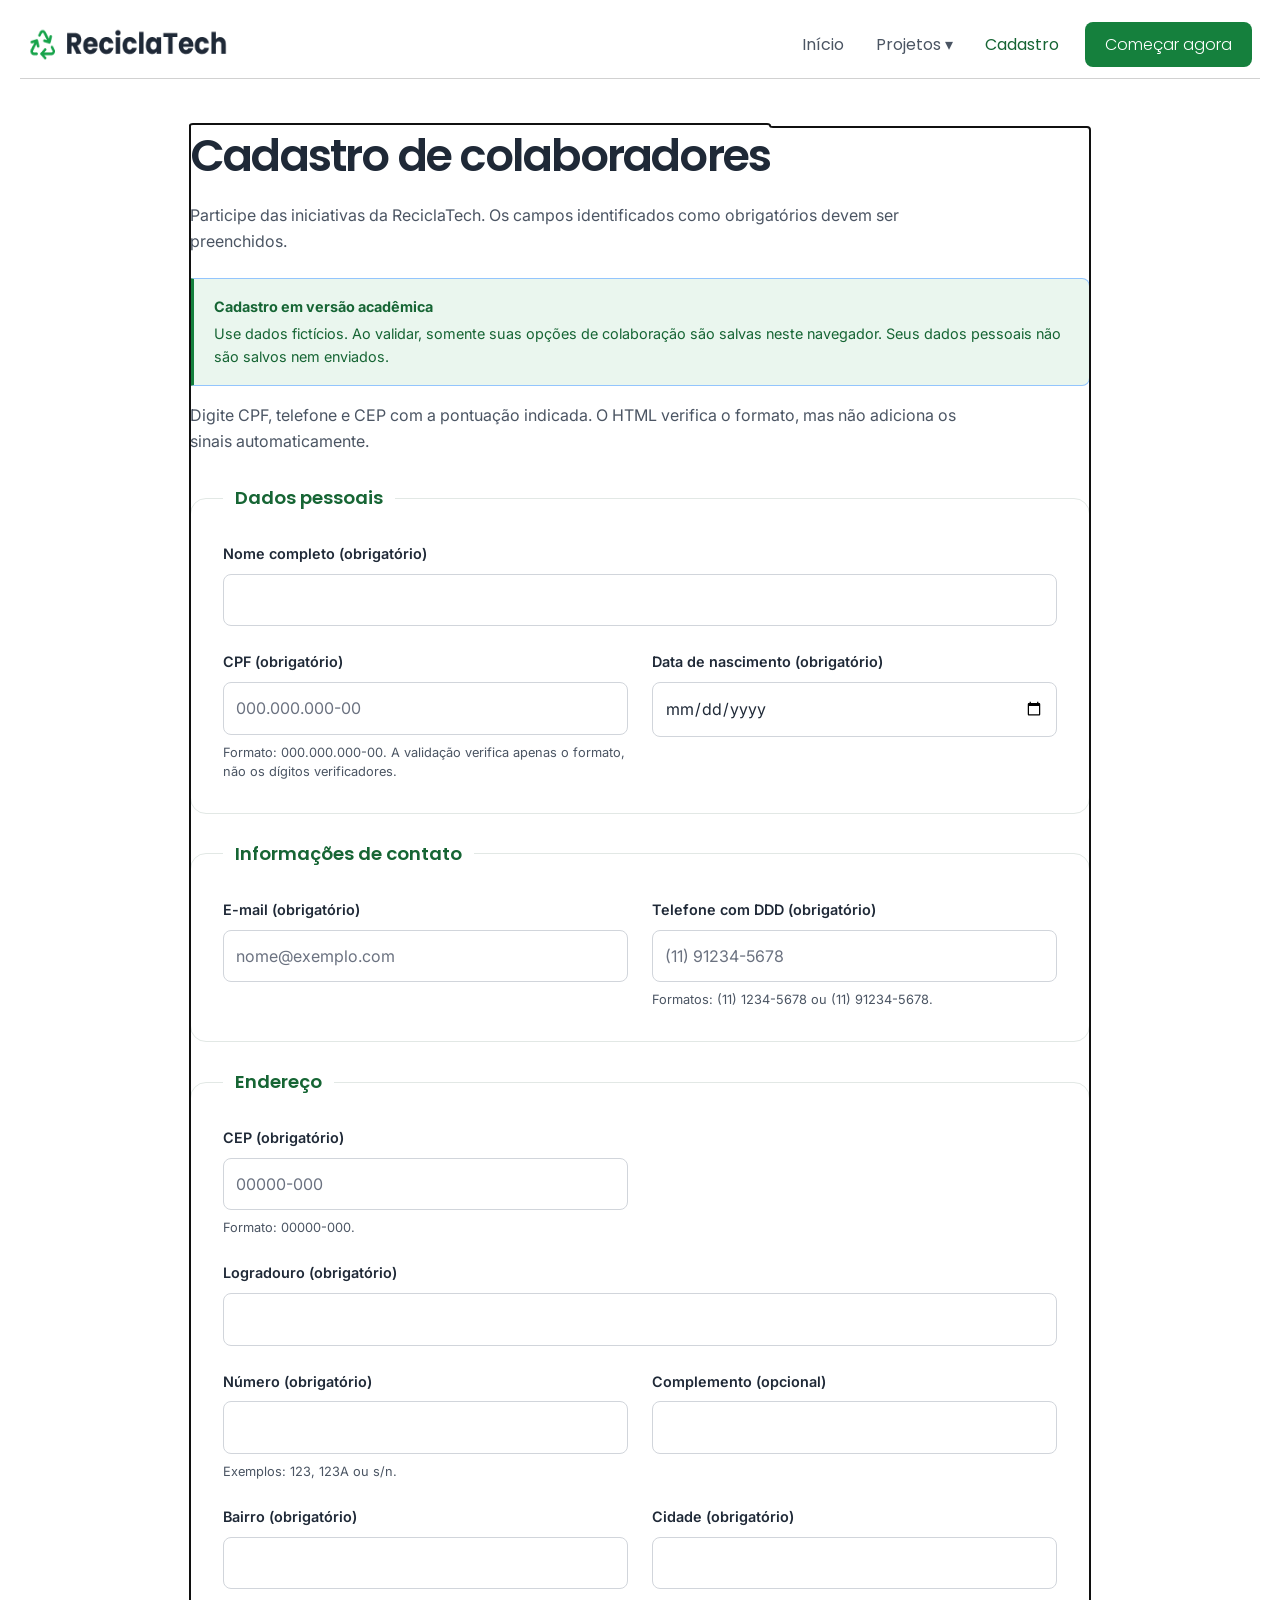
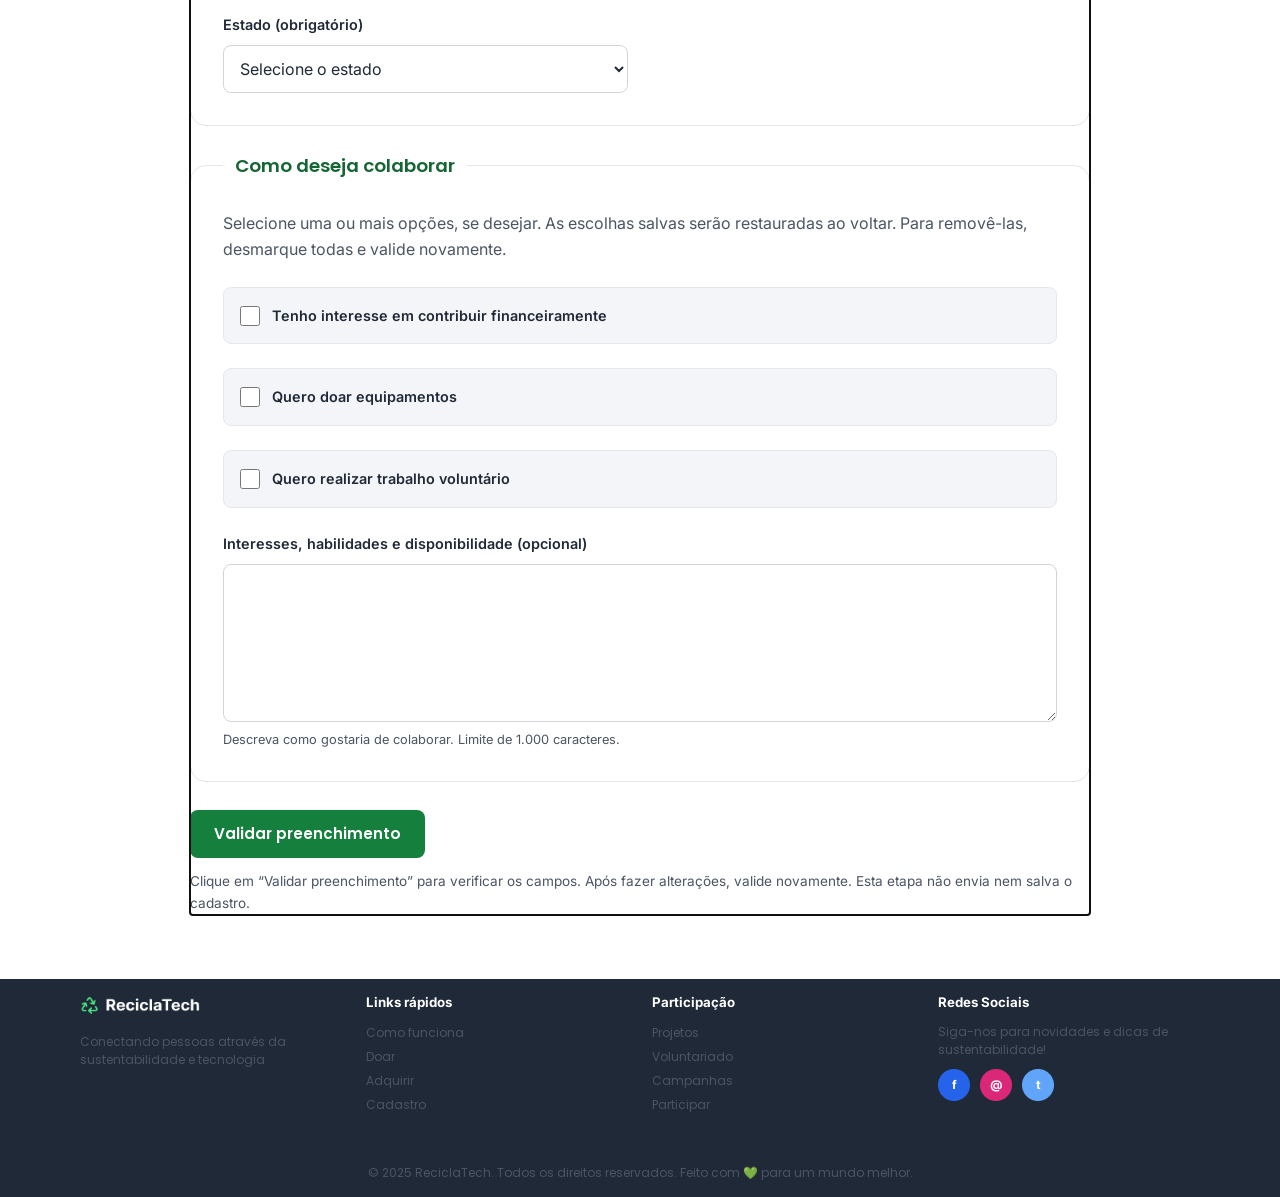
<file: html/cadastro.html>
<!DOCTYPE html>
<html lang="pt-BR">
<head>
    <meta charset="UTF-8">
    <meta name="viewport" content="width=device-width, initial-scale=1.0">
    <title>Cadastro | ReciclaTech</title>
<link rel="preconnect" href="https://fonts.googleapis.com">
<link rel="preconnect" href="https://fonts.gstatic.com" crossorigin>
<link href="https://fonts.googleapis.com/css2?family=Montserrat:ital,wght@0,100..900;1,100..900&family=Poppins:ital,wght@0,100;0,200;0,300;0,400;0,500;0,600;0,700;0,800;0,900;1,100;1,200;1,300;1,400;1,500;1,600;1,700;1,800;1,900&display=swap" rel="stylesheet">
<link rel="preconnect" href="https://fonts.googleapis.com">
<link rel="preconnect" href="https://fonts.gstatic.com" crossorigin>
<link href="https://fonts.googleapis.com/css2?family=Inter:ital,opsz,wght@0,14..32,100..900;1,14..32,100..900&family=Montserrat:ital,wght@0,100..900;1,100..900&family=Poppins:ital,wght@0,100;0,200;0,300;0,400;0,500;0,600;0,700;0,800;0,900;1,100;1,200;1,300;1,400;1,500;1,600;1,700;1,800;1,900&display=swap" rel="stylesheet">
    <link rel="stylesheet" href="../css/style.css">
    <script type="module" src="../js/app.js"></script>
</head>
<body class="pagina-interna pagina-cadastro" data-pagina="cadastro">
    <a class="pular-conteudo" href="#/cadastro">Ir para o conteúdo</a>
    <header class="cabecalho">
        <a href="#/inicio" aria-label="ReciclaTech — início"><img src="../imagens/Logo.png" alt="ReciclaTech"></a>
        <nav id="menu-principal" class="container-menu menu-desktop" aria-label="Navegação principal">
            <ul class="menu-lista">
                <li><a href="#/inicio">Início</a></li>
                <li>
                    <details class="menu-dropdown">
                        <summary>Projetos</summary>
                        <ul class="submenu">
                            <li><a href="#/projetos">Todos os projetos</a></li>
                            <li><a href="#/projetos/voluntariado">Voluntariado</a></li>
                            <li><a href="#/projetos/campanhas">Campanhas de doação</a></li>
                            <li><a href="#/projetos/como-doar">Como doar</a></li>
                        </ul>
                    </details>
                </li>
                <li><a href="#/cadastro" aria-current="page">Cadastro</a></li>
            </ul>
            <a href="#/cadastro">Começar agora</a>
        </nav>
        <details class="menu-movel">
            <summary class="menu-toggle"><span aria-hidden="true">☰</span> Menu</summary>
        <nav id="menu-movel" class="container-menu" aria-label="Navegação principal">
            <ul class="menu-lista">
                <li><a href="#/inicio">Início</a></li>
                <li>
                    <details class="menu-dropdown">
                        <summary>Projetos</summary>
                        <ul class="submenu">
                            <li><a href="#/projetos">Todos os projetos</a></li>
                            <li><a href="#/projetos/voluntariado">Voluntariado</a></li>
                            <li><a href="#/projetos/campanhas">Campanhas de doação</a></li>
                            <li><a href="#/projetos/como-doar">Como doar</a></li>
                        </ul>
                    </details>
                </li>
                <li><a href="#/cadastro" aria-current="page">Cadastro</a></li>
            </ul>
            <a href="#/cadastro">Começar agora</a>
        </nav>
        </details>
    </header>
    <main id="app" tabindex="-1" class="conteudo">
        <h1>Cadastro de colaboradores</h1>
        <p>Participe das iniciativas da ReciclaTech. Os campos identificados como obrigatórios devem ser preenchidos.</p>
        <div id="aviso-demonstracao" class="alerta alerta--informacao"><strong>Cadastro em versão acadêmica</strong><p>Use dados fictícios. Ao validar, somente suas opções de colaboração são salvas neste navegador. Seus dados pessoais não são salvos nem enviados.</p></div>
        <p>Digite CPF, telefone e CEP com a pontuação indicada. O HTML verifica o formato, mas não adiciona os sinais automaticamente.</p>
        <!-- method="dialog" permite validar sem transmitir os dados.
             Para um cadastro real, integrar um servidor e usar method="post" com action apropriado. -->
        <form id="formulario-cadastro" method="dialog" aria-describedby="aviso-demonstracao">
            <div class="alerta alerta--erro resumo-erros"><strong>Revise os campos destacados</strong><p>Há campos obrigatórios vazios ou valores fora do formato solicitado. Confira as orientações de cada campo.</p></div>
            <fieldset>
                <legend>Dados pessoais</legend>
                <p class="campo-amplo">
                    <label for="nome">Nome completo (obrigatório)</label><br>
                    <input type="text" id="nome" name="nome" autocomplete="name" required minlength="3" maxlength="120" pattern="\S+(?:\s+\S+)+" title="Informe pelo menos dois nomes, separados por espaço.">
                </p>
                <p>
                    <label for="cpf">CPF (obrigatório)</label><br>
                    <input type="text" id="cpf" name="cpf" required minlength="14" maxlength="14" pattern="[0-9]{3}\.[0-9]{3}\.[0-9]{3}-[0-9]{2}" placeholder="000.000.000-00" title="Digite o CPF no formato 000.000.000-00." aria-describedby="ajuda-cpf">
                    <small id="ajuda-cpf">Formato: 000.000.000-00. A validação verifica apenas o formato, não os dígitos verificadores.</small>
                </p>
                <p>
                    <label for="nascimento">Data de nascimento (obrigatório)</label><br>
                    <input type="date" id="nascimento" name="nascimento" autocomplete="bday" required>
                </p>
            </fieldset>
            <fieldset>
                <legend>Informações de contato</legend>
                <p>
                    <label for="email">E-mail (obrigatório)</label><br>
                    <input type="email" id="email" name="email" autocomplete="email" required maxlength="254" placeholder="nome@exemplo.com">
                </p>
                <p>
                    <label for="telefone">Telefone com DDD (obrigatório)</label><br>
                    <input type="tel" id="telefone" name="telefone" autocomplete="tel-national" required minlength="14" maxlength="15" pattern="\([0-9]{2}\) [0-9]{4,5}-[0-9]{4}" placeholder="(11) 91234-5678" title="Use (11) 1234-5678 ou (11) 91234-5678." aria-describedby="ajuda-telefone">
                    <small id="ajuda-telefone">Formatos: (11) 1234-5678 ou (11) 91234-5678.</small>
                </p>
            </fieldset>
            <fieldset>
                <legend>Endereço</legend>
                <p>
                    <label for="cep">CEP (obrigatório)</label><br>
                    <input type="text" id="cep" name="cep" autocomplete="postal-code" required minlength="9" maxlength="9" pattern="[0-9]{5}-[0-9]{3}" placeholder="00000-000" title="Digite o CEP no formato 00000-000." aria-describedby="ajuda-cep">
                    <small id="ajuda-cep">Formato: 00000-000.</small>
                </p>
                <p class="campo-amplo">
                    <label for="logradouro">Logradouro (obrigatório)</label><br>
                    <input type="text" id="logradouro" name="logradouro" autocomplete="address-line1" required maxlength="150" pattern=".*\S.*">
                </p>
                <p>
                    <label for="numero">Número (obrigatório)</label><br>
                    <input type="text" id="numero" name="numero" required maxlength="20" pattern=".*\S.*" aria-describedby="ajuda-numero">
                    <small id="ajuda-numero">Exemplos: 123, 123A ou s/n.</small>
                </p>
                <p>
                    <label for="complemento">Complemento (opcional)</label><br>
                    <input type="text" id="complemento" name="complemento" autocomplete="address-line2" maxlength="100">
                </p>
                <p>
                    <label for="bairro">Bairro (obrigatório)</label><br>
                    <input type="text" id="bairro" name="bairro" required maxlength="100" pattern=".*\S.*">
                </p>
                <p>
                    <label for="cidade">Cidade (obrigatório)</label><br>
                    <input type="text" id="cidade" name="cidade" autocomplete="address-level2" required maxlength="100" pattern=".*\S.*">
                </p>
                <p>
                    <label for="estado">Estado (obrigatório)</label><br>
                    <select id="estado" name="estado" autocomplete="address-level1" required>
                        <option value="" disabled selected>Selecione o estado</option>
                        <option value="AC">Acre</option>
                        <option value="AL">Alagoas</option>
                        <option value="AP">Amapá</option>
                        <option value="AM">Amazonas</option>
                        <option value="BA">Bahia</option>
                        <option value="CE">Ceará</option>
                        <option value="DF">Distrito Federal</option>
                        <option value="ES">Espírito Santo</option>
                        <option value="GO">Goiás</option>
                        <option value="MA">Maranhão</option>
                        <option value="MT">Mato Grosso</option>
                        <option value="MS">Mato Grosso do Sul</option>
                        <option value="MG">Minas Gerais</option>
                        <option value="PA">Pará</option>
                        <option value="PB">Paraíba</option>
                        <option value="PR">Paraná</option>
                        <option value="PE">Pernambuco</option>
                        <option value="PI">Piauí</option>
                        <option value="RJ">Rio de Janeiro</option>
                        <option value="RN">Rio Grande do Norte</option>
                        <option value="RS">Rio Grande do Sul</option>
                        <option value="RO">Rondônia</option>
                        <option value="RR">Roraima</option>
                        <option value="SC">Santa Catarina</option>
                        <option value="SP">São Paulo</option>
                        <option value="SE">Sergipe</option>
                        <option value="TO">Tocantins</option>
                    </select>
                </p>
            </fieldset>
            <fieldset id="colaboracao">
                <legend>Como deseja colaborar</legend>
                <p>Selecione uma ou mais opções, se desejar. As escolhas salvas serão restauradas ao voltar. Para removê-las, desmarque todas e valide novamente.</p>
                <p class="opcao-colaboracao"><input type="checkbox" id="doacao-financeira" name="colaboracao" value="doacao-financeira"> <label for="doacao-financeira">Tenho interesse em contribuir financeiramente</label></p>
                <p class="opcao-colaboracao"><input type="checkbox" id="doacao-equipamentos" name="colaboracao" value="doacao-equipamentos"> <label for="doacao-equipamentos">Quero doar equipamentos</label></p>
                <p class="opcao-colaboracao"><input type="checkbox" id="voluntariado" name="colaboracao" value="voluntariado"> <label for="voluntariado">Quero realizar trabalho voluntário</label></p>
                <p class="campo-amplo">
                    <label for="mensagem">Interesses, habilidades e disponibilidade (opcional)</label><br>
                    <textarea id="mensagem" name="mensagem" rows="5" cols="30" maxlength="1000" aria-describedby="ajuda-mensagem"></textarea>
                    <small id="ajuda-mensagem">Descreva como gostaria de colaborar. Limite de 1.000 caracteres.</small>
                </p>
            </fieldset>
            <p id="retorno-formulario" role="status" aria-live="polite" tabindex="-1" hidden></p>
            <p class="acoes-formulario"><button class="botao" type="submit">Validar preenchimento</button></p>
            <p>Clique em “Validar preenchimento” para verificar os campos. Após fazer alterações, valide novamente. Esta etapa não envia nem salva o cadastro.</p>
        </form>
    </main>
    <footer id="contato">
        <div class="rodape">
            <div>
            <img class="logo_branco" src="../imagens/logo_branco.png" alt="logo">
            <p>Conectando pessoas através da sustentabilidade e tecnologia</p>
            </div>
            <div>
            <h5>Links rápidos</h5>
            <ul>
            <li><a href="#/inicio/como-funciona">Como funciona</a></li>
            <li><a href="#/projetos/como-doar">Doar</a></li>
            <li><a href="#/inicio/produtos">Adquirir</a></li>
            <li><a href="#/cadastro">Cadastro</a></li>
            </ul>
            </div>
            <div>
            <h5>Participação</h5>
            <ul>
            <li> <a href="#/projetos">Projetos</a></li>
            <li><a href="#/projetos/voluntariado">Voluntariado</a></li>
            <li><a href="#/projetos/campanhas">Campanhas</a></li>
            <li><a href="#/cadastro">Participar</a></li>
            </ul>
            </div>
            <div>
            <h5>Redes Sociais</h5>
            <p>Siga-nos para novidades e dicas de sustentabilidade!</p>
            <div class="redes-sociais">
                <img src="../imagens/icon_facebook.png" alt="icone Facebook">
                <img src="../imagens/icon_email.png" alt="icone email">
                <img src="../imagens/icon_Twitter.png" alt="icone Twitter">
            </div>
            </div>
        </div>

        <p>© 2025 ReciclaTech. Todos os direitos reservados. Feito com 💚 para um mundo melhor.</p>
    </footer>
</body>
</html>
</file>
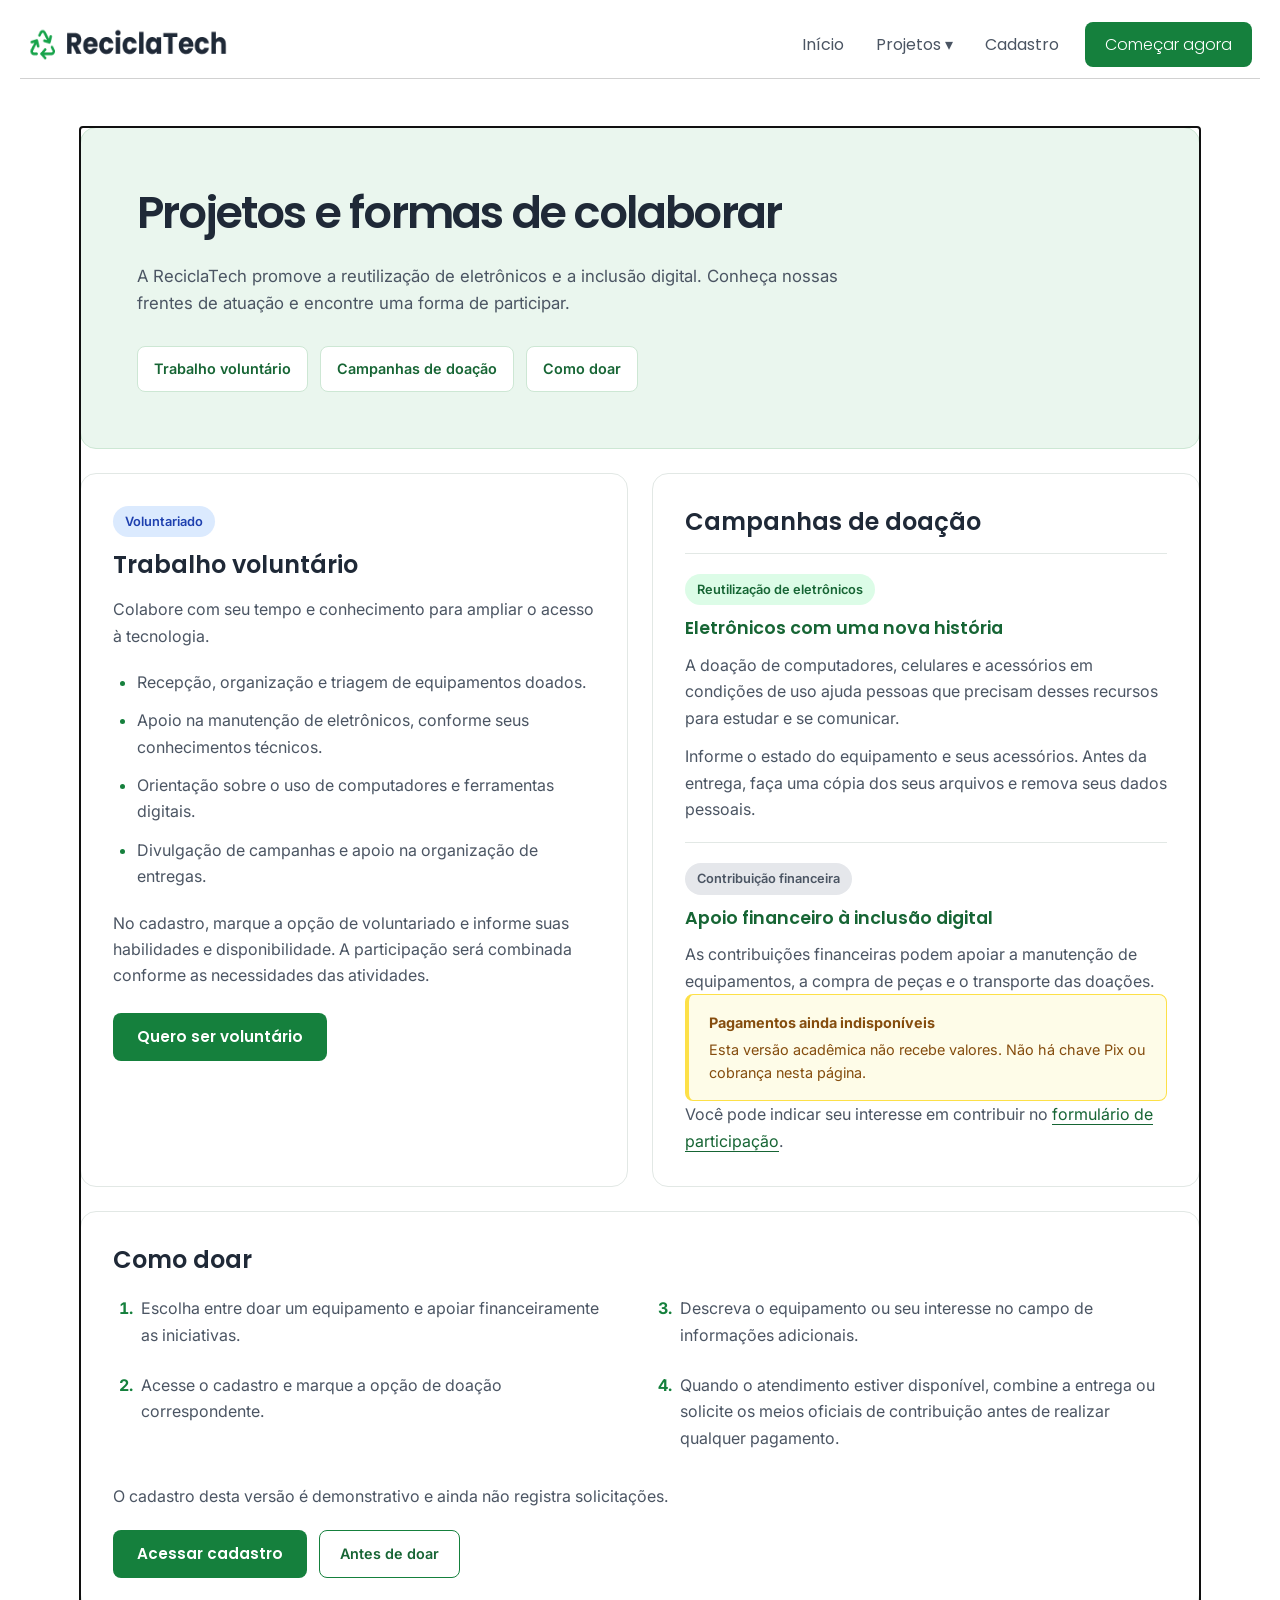
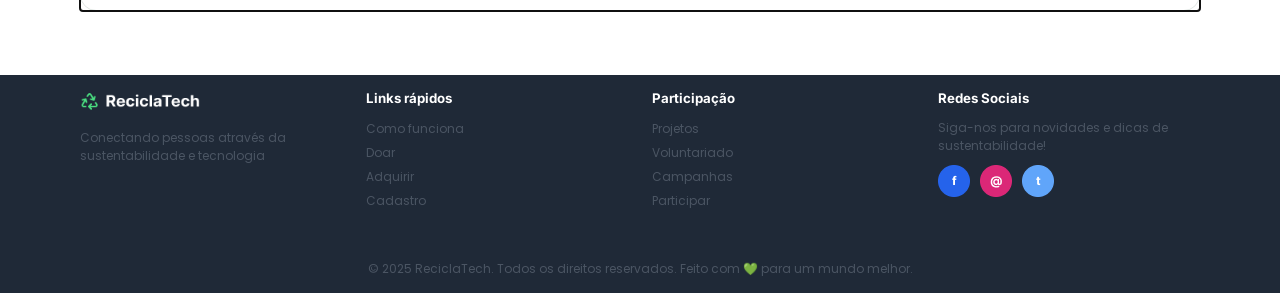
<file: html/projetos.html>
<!DOCTYPE html>
<html lang="pt-BR">
<head>
    <meta charset="UTF-8">
    <meta name="viewport" content="width=device-width, initial-scale=1.0">
    <title>Projetos | ReciclaTech</title>
<link rel="preconnect" href="https://fonts.googleapis.com">
<link rel="preconnect" href="https://fonts.gstatic.com" crossorigin>
<link href="https://fonts.googleapis.com/css2?family=Montserrat:ital,wght@0,100..900;1,100..900&family=Poppins:ital,wght@0,100;0,200;0,300;0,400;0,500;0,600;0,700;0,800;0,900;1,100;1,200;1,300;1,400;1,500;1,600;1,700;1,800;1,900&display=swap" rel="stylesheet">
<link rel="preconnect" href="https://fonts.googleapis.com">
<link rel="preconnect" href="https://fonts.gstatic.com" crossorigin>
<link href="https://fonts.googleapis.com/css2?family=Inter:ital,opsz,wght@0,14..32,100..900;1,14..32,100..900&family=Montserrat:ital,wght@0,100..900;1,100..900&family=Poppins:ital,wght@0,100;0,200;0,300;0,400;0,500;0,600;0,700;0,800;0,900;1,100;1,200;1,300;1,400;1,500;1,600;1,700;1,800;1,900&display=swap" rel="stylesheet">
    <link rel="stylesheet" href="../css/style.css">
    <script type="module" src="../js/app.js"></script>
</head>
<body class="pagina-interna pagina-projetos" data-pagina="projetos">
    <a class="pular-conteudo" href="#/projetos">Ir para o conteúdo</a>
    <header class="cabecalho">
        <a href="#/inicio" aria-label="ReciclaTech — início"><img src="../imagens/Logo.png" alt="ReciclaTech"></a>
        <nav id="menu-principal" class="container-menu menu-desktop" aria-label="Navegação principal">
            <ul class="menu-lista">
                <li><a href="#/inicio">Início</a></li>
                <li>
                    <details class="menu-dropdown">
                        <summary>Projetos</summary>
                        <ul class="submenu">
                            <li><a href="#/projetos" aria-current="page">Todos os projetos</a></li>
                            <li><a href="#/projetos/voluntariado">Voluntariado</a></li>
                            <li><a href="#/projetos/campanhas">Campanhas de doação</a></li>
                            <li><a href="#/projetos/como-doar">Como doar</a></li>
                        </ul>
                    </details>
                </li>
                <li><a href="#/cadastro">Cadastro</a></li>
            </ul>
            <a href="#/cadastro">Começar agora</a>
        </nav>
        <details class="menu-movel">
            <summary class="menu-toggle"><span aria-hidden="true">☰</span> Menu</summary>
        <nav id="menu-movel" class="container-menu" aria-label="Navegação principal">
            <ul class="menu-lista">
                <li><a href="#/inicio">Início</a></li>
                <li>
                    <details class="menu-dropdown">
                        <summary>Projetos</summary>
                        <ul class="submenu">
                            <li><a href="#/projetos" aria-current="page">Todos os projetos</a></li>
                            <li><a href="#/projetos/voluntariado">Voluntariado</a></li>
                            <li><a href="#/projetos/campanhas">Campanhas de doação</a></li>
                            <li><a href="#/projetos/como-doar">Como doar</a></li>
                        </ul>
                    </details>
                </li>
                <li><a href="#/cadastro">Cadastro</a></li>
            </ul>
            <a href="#/cadastro">Começar agora</a>
        </nav>
        </details>
    </header>
    <main id="app" tabindex="-1" class="conteudo">
        <section class="apresentacao" aria-labelledby="titulo-projetos">
            <h1 id="titulo-projetos">Projetos e formas de colaborar</h1>
            <p>A ReciclaTech promove a reutilização de eletrônicos e a inclusão digital. Conheça nossas frentes de atuação e encontre uma forma de participar.</p>
            <nav aria-label="Assuntos desta página">
                <ul>
                    <li><a href="#/projetos/voluntariado">Trabalho voluntário</a></li>
                    <li><a href="#/projetos/campanhas">Campanhas de doação</a></li>
                    <li><a href="#/projetos/como-doar">Como doar</a></li>
                </ul>
            </nav>
        </section>
        <section id="voluntariado" aria-labelledby="titulo-voluntariado">
            <span class="badge badge--informacao">Voluntariado</span>
            <h2 id="titulo-voluntariado">Trabalho voluntário</h2>
            <p>Colabore com seu tempo e conhecimento para ampliar o acesso à tecnologia.</p>
            <ul>
                <li>Recepção, organização e triagem de equipamentos doados.</li>
                <li>Apoio na manutenção de eletrônicos, conforme seus conhecimentos técnicos.</li>
                <li>Orientação sobre o uso de computadores e ferramentas digitais.</li>
                <li>Divulgação de campanhas e apoio na organização de entregas.</li>
            </ul>
            <p>No cadastro, marque a opção de voluntariado e informe suas habilidades e disponibilidade. A participação será combinada conforme as necessidades das atividades.</p>
            <a class="botao" href="#/cadastro/colaboracao">Quero ser voluntário</a>
        </section>
        <section id="campanhas" aria-labelledby="titulo-campanhas">
            <h2 id="titulo-campanhas">Campanhas de doação</h2>
            <article>
                <span class="badge badge--sucesso">Reutilização de eletrônicos</span>
                <h3>Eletrônicos com uma nova história</h3>
                <p>A doação de computadores, celulares e acessórios em condições de uso ajuda pessoas que precisam desses recursos para estudar e se comunicar.</p>
                <p>Informe o estado do equipamento e seus acessórios. Antes da entrega, faça uma cópia dos seus arquivos e remova seus dados pessoais.</p>
            </article>
            <article>
                <span class="badge badge--neutro">Contribuição financeira</span>
                <h3>Apoio financeiro à inclusão digital</h3>
                <p>As contribuições financeiras podem apoiar a manutenção de equipamentos, a compra de peças e o transporte das doações.</p>
                <div class="alerta alerta--aviso"><strong>Pagamentos ainda indisponíveis</strong><p>Esta versão acadêmica não recebe valores. Não há chave Pix ou cobrança nesta página.</p></div>
                <p>Você pode indicar seu interesse em contribuir no <a href="#/cadastro/colaboracao">formulário de participação</a>.</p>
            </article>
        </section>
        <section id="como-doar" aria-labelledby="titulo-como-doar">
            <h2 id="titulo-como-doar">Como doar</h2>
            <ol>
                <li>Escolha entre doar um equipamento e apoiar financeiramente as iniciativas.</li>
                <li>Acesse o cadastro e marque a opção de doação correspondente.</li>
                <li>Descreva o equipamento ou seu interesse no campo de informações adicionais.</li>
                <li>Quando o atendimento estiver disponível, combine a entrega ou solicite os meios oficiais de contribuição antes de realizar qualquer pagamento.</li>
            </ol>
            <p>O cadastro desta versão é demonstrativo e ainda não registra solicitações.</p>
            <div class="feedback-acoes">
                <a class="botao" href="#/cadastro">Acessar cadastro</a>
                <button class="feedback-botao feedback-botao--secundario" type="button" popovertarget="aviso-doacao">Antes de doar</button>
            </div>
            <aside class="toast" id="aviso-doacao" popover aria-labelledby="titulo-aviso-doacao">
                <div><strong id="titulo-aviso-doacao">Prepare seu equipamento</strong><p>Faça uma cópia dos seus arquivos e remova seus dados pessoais antes da entrega.</p></div>
                <button type="button" popovertarget="aviso-doacao" popovertargetaction="hide" aria-label="Fechar orientação">×</button>
            </aside>
        </section>
    </main>
    <footer id="contato">
        <div class="rodape">
            <div>
            <img class="logo_branco" src="../imagens/logo_branco.png" alt="logo">
            <p>Conectando pessoas através da sustentabilidade e tecnologia</p>
            </div>
            <div>
            <h5>Links rápidos</h5>
            <ul>
            <li><a href="#/inicio/como-funciona">Como funciona</a></li>
            <li><a href="#/projetos/como-doar">Doar</a></li>
            <li><a href="#/inicio/produtos">Adquirir</a></li>
            <li><a href="#/cadastro">Cadastro</a></li>
            </ul>
            </div>
            <div>
            <h5>Participação</h5>
            <ul>
            <li> <a href="#/projetos">Projetos</a></li>
            <li><a href="#/projetos/voluntariado">Voluntariado</a></li>
            <li><a href="#/projetos/campanhas">Campanhas</a></li>
            <li><a href="#/cadastro">Participar</a></li>
            </ul>
            </div>
            <div>
            <h5>Redes Sociais</h5>
            <p>Siga-nos para novidades e dicas de sustentabilidade!</p>
            <div class="redes-sociais">
                <img src="../imagens/icon_facebook.png" alt="icone Facebook">
                <img src="../imagens/icon_email.png" alt="icone email">
                <img src="../imagens/icon_Twitter.png" alt="icone Twitter">
            </div>
            </div>
        </div>

        <p>© 2025 ReciclaTech. Todos os direitos reservados. Feito com 💚 para um mundo melhor.</p>
    </footer>
</body>
</html>
</file>
<file: css/style.css>
@charset "UTF-8";
* {
  margin: 0;
  padding: 0;
  box-sizing: border-box;
}

button:hover {
  cursor: pointer;
  background-color: #035e24;
}

header {
  font-family: "poppins";
  font-style: normal;
  font-weight: 300;
  display: flex;
  text-align: center;
  padding: 0.6%;
  margin-left: 20px;
  margin-right: 20px;
  margin-top: 10px;
  margin-bottom: 10px;
  justify-content: space-between;
  align-items: center;
  border-bottom: 1px solid #d1d1d1;
}
header .container-menu {
  display: flex;
  align-items: center;
  gap: 20px;
}
header ul {
  display: flex;
  align-items: center;
  list-style: none;
  padding: 2px;
  gap: 30px;
}
header ul a {
  text-decoration: none;
  color: #4B5563;
}
header button {
  width: 150px;
  background-color: #16A34A;
  color: white;
  display: flex;
  align-items: center;
  justify-content: center;
  border: none;
  padding-left: 10px;
  padding-right: 10px;
  padding-bottom: 10px;
  padding-top: 10px;
  border-radius: 8px;
  font-family: "poppins";
}
header button:hover {
  cursor: pointer;
  background-color: #035e24;
}
header img {
  width: 200px;
  height: 40px;
  display: block;
}

.introducao {
  display: flex;
  font-family: "inter";
  justify-content: space-around;
  align-items: center;
  margin-left: 20px;
  margin-right: 20px;
  margin-top: 10px;
  margin-bottom: 10px;
}
.introducao h1 {
  color: #1F2937;
  font-weight: bold;
  font-size: 3rem;
}
.introducao h2 {
  color: #4B5563;
  font-weight: 300;
  margin-top: 30px;
  margin-bottom: 30px;
}
.introducao .botoes {
  display: flex;
  justify-content: initial;
  gap: 30px;
  font-family: "poppins";
}
.introducao .botoes #doar {
  width: 180px;
  background-color: #16A34A;
  color: white;
  display: flex;
  align-items: center;
  justify-content: center;
  gap: 7px;
  border: none;
  padding-left: 20px;
  padding-right: 20px;
  padding-bottom: 10px;
  padding-top: 10px;
  border-radius: 8px;
  font-family: "poppins";
}
.introducao .botoes #doar:hover {
  cursor: pointer;
  background-color: #035e24;
}
.introducao .botoes #adquirir {
  width: 180px;
  background-color: white;
  color: #2563EB;
  display: flex;
  align-items: center;
  justify-content: center;
  gap: 7px;
  border: 1px solid #2563EB;
  padding-left: 20px;
  padding-right: 20px;
  padding-bottom: 10px;
  padding-top: 10px;
  border-radius: 8px;
  font-family: "poppins";
}
.introducao .botoes #adquirir:hover {
  cursor: pointer;
  background-color: #2563EB;
  color: white;
}

.dados {
  background-color: #f3f5f8;
  display: flex;
  justify-content: space-around;
  padding: 30px;
}
.dados h2 {
  font-family: "poppins";
  color: #16a34a;
  font-size: 35px;
}
.dados p {
  color: #4B5563;
  font-family: "poppins";
  font-weight: 200;
}
.dados div {
  display: flex;
  justify-content: center;
  flex-direction: column;
  align-items: center;
}

.function {
  margin-left: 20px;
  margin-right: 20px;
  margin-top: 50px;
  margin-bottom: 40px;
}
.function h2 {
  color: #1F2937;
  font-family: "poppins";
  font-size: 2rem;
  padding: 5px;
}
.function h3 {
  color: #4B5563;
  font-family: "inter";
  font-weight: 300;
  padding: 5px;
}

.beneficios {
  display: flex;
  justify-content: center;
  align-items: start;
  gap: 30px;
}
.beneficios .doadores {
  width: 470px;
  height: 400px;
  background-color: #F3F5F8;
  display: flex;
  flex-direction: column;
  justify-content: center;
  padding: 20px;
  border-radius: 10px;
}
.beneficios .doadores h3 {
  font-family: "inter";
  font-weight: 400;
  color: #16a34a;
  display: flex;
  align-items: center;
  gap: 10px;
}
.beneficios .doadores h4 {
  font-family: "inter";
  font-weight: 300;
  font-size: 16px;
  padding-bottom: 30px;
  padding-top: 30px;
  margin: 5px;
}
.beneficios .doadores ol {
  margin-left: 15px;
  display: flex;
  flex-direction: column;
  gap: 20px;
  font-family: "poppins";
  font-weight: bold;
  font-size: 14px;
}
.beneficios .doadores ol P {
  font-weight: 300;
  font-size: 14px;
}
.beneficios .adquirentes {
  width: 470px;
  height: 400px;
  background-color: #F3F5F8;
  display: flex;
  flex-direction: column;
  justify-content: center;
  padding: 20px;
  border-radius: 10px;
}
.beneficios .adquirentes h3 {
  font-family: "inter";
  font-weight: 400;
  color: #2563EB;
  display: flex;
  align-items: center;
  gap: 10px;
}
.beneficios .adquirentes h4 {
  font-family: "inter";
  font-weight: 300;
  font-size: 16px;
  padding-bottom: 30px;
  padding-top: 30px;
  margin: 5px;
}
.beneficios .adquirentes ol {
  margin-left: 15px;
  display: flex;
  flex-direction: column;
  gap: 20px;
  font-family: "poppins";
  font-weight: bold;
  font-size: 14px;
}
.beneficios .adquirentes ol P {
  font-weight: 300;
  font-size: 14px;
}

.disponiveis {
  background-color: #F3F5F8;
  margin-top: 50px;
  margin-bottom: 50px;
  padding-bottom: 50px;
  padding-top: 20px;
  display: flex;
  flex-direction: column;
  gap: 20px;
}
.disponiveis .title-produtos {
  margin-left: 20px;
  margin-right: 20px;
}
.disponiveis .title-produtos h2 {
  color: #1F2937;
  font-family: "poppins";
  font-size: 2rem;
  padding: 5px;
}
.disponiveis .title-produtos h3 {
  color: #4B5563;
  font-family: "inter";
  font-weight: 300;
  padding: 5px;
}
.disponiveis .produtos {
  margin-left: 20px;
  margin-right: 20px;
  display: flex;
  flex-direction: row;
  justify-content: space-around;
}
.disponiveis .produtos h4 {
  font-family: "inter";
  font-weight: 400;
  font-size: 16px;
  padding-bottom: 20px;
  padding-top: 20px;
}
.disponiveis .produtos p {
  font-family: "poppins";
  font-weight: 300;
  font-size: 12px;
  padding-bottom: 20px;
}
.disponiveis .produtos button {
  display: flex;
  justify-content: center;
  padding-bottom: 7px;
  padding-top: 7px;
  padding-right: 25px;
  padding-left: 25px;
  border: none;
  border-radius: 5px;
  background-color: #16A34A;
  color: white;
  font-family: "poppins";
}
.disponiveis .produtos button:hover {
  cursor: pointer;
  background-color: #035e24;
}
.disponiveis .produtos .fones {
  border: 2px solid #16A34A;
  border-radius: 5px;
}
.disponiveis .produtos .fones img {
  width: 100%;
}
.disponiveis .produtos .fones {
  width: 300px;
  display: flex;
  flex-direction: column;
  align-items: center;
  background-color: white;
  padding-bottom: 20px;
}
.disponiveis .produtos .notebooks {
  border: 2px solid #16A34A;
  border-radius: 5px;
}
.disponiveis .produtos .notebooks img {
  width: 100%;
}
.disponiveis .produtos .notebooks {
  width: 300px;
  display: flex;
  flex-direction: column;
  align-items: center;
  text-align: center;
  background-color: white;
  padding-bottom: 20px;
}
.disponiveis .produtos .smartphones {
  border: 2px solid #16A34A;
  border-radius: 5px;
}
.disponiveis .produtos .smartphones img {
  width: 100%;
}
.disponiveis .produtos .smartphones {
  width: 300px;
  display: flex;
  flex-direction: column;
  align-items: center;
  text-align: center;
  background-color: white;
  padding-bottom: 20px;
}

.comentario {
  margin-left: 20px;
  margin-right: 20px;
  display: flex;
  flex-direction: column;
  align-items: center;
}
.comentario h2 {
  color: #1F2937;
  font-family: "poppins";
  font-size: 2rem;
  padding: 5px;
}
.comentario h3 {
  color: #4B5563;
  font-family: "inter";
  font-weight: 300;
  padding: 5px;
  margin-bottom: 40px;
}
.comentario .comentarios {
  display: flex;
  justify-content: space-around;
}
.comentario .star {
  width: 100px;
}
.comentario .coments {
  width: 250px;
  border: 1px solid #c9c9c9;
  border-left: 2px solid #5e5e5e;
  border-radius: 5px;
  padding: 20px;
  margin: 10px;
  display: flex;
  flex-direction: column;
  justify-content: start;
  gap: 20px;
}
.comentario .user {
  display: flex;
  justify-content: start;
  gap: 20px;
}
.comentario .user img {
  width: 40px;
  height: 40px;
}
.comentario .nome-user {
  font-weight: 600;
  color: #1F2937;
}
.comentario .nomes {
  display: flex;
  flex-direction: column;
  gap: 2px;
  font-weight: 400;
  color: #4B5563;
}
.comentario p {
  font-family: "poppins";
  font-size: 13px;
}

.saiba-mais {
  background-color: #F3F5F8;
  margin-top: 50px;
  padding: 20px;
  padding-bottom: 40px;
  padding-top: 40px;
  display: flex;
  flex-direction: column;
  align-items: center;
  text-align: center;
}
.saiba-mais h2 {
  color: #1F2937;
  font-family: "poppins";
  font-size: 2rem;
  padding: 5px;
}
.saiba-mais h3 {
  color: #4B5563;
  font-family: "inter";
  font-weight: 300;
  padding-left: 200px;
  padding-right: 200px;
  margin-bottom: 20px;
}
.saiba-mais .btn {
  display: flex;
  align-items: center;
  gap: 30px;
}
.saiba-mais .btn .comecar {
  width: 150px;
  background-color: #16A34A;
  color: white;
  padding: 10px;
  border: none;
  border-radius: 8px;
  font-family: "poppins";
}
.saiba-mais .btn .comecar:hover {
  cursor: pointer;
  background-color: #035e24;
}
.saiba-mais .btn .mais {
  width: 150px;
  background-color: #ffffff;
  border: 1px solid #16A34A;
  color: #16A34A;
  padding: 10px;
  border-radius: 8px;
  font-family: "poppins";
}
.saiba-mais .btn .mais:hover {
  cursor: pointer;
  background-color: #16A34A;
  color: #ffffff;
}

footer {
  padding-top: 15px;
  padding-left: 20px;
  padding-right: 20px;
  padding-bottom: 15px;
  background-color: #1F2937;
  display: flex;
  flex-direction: column;
  align-items: center;
  gap: 50px;
}
footer .rodape {
  display: flex;
  gap: 50px;
}
footer .logo_branco {
  width: 120px;
  padding-bottom: 13px;
}
footer h5 {
  font-family: "inter";
  font-weight: bold;
  color: white;
  padding-bottom: 13px;
}
footer p {
  font-family: "poppins";
  font-size: 12px;
  color: #4B5563;
}
footer ul {
  width: 200px;
  display: flex;
  flex-direction: column;
  gap: 5px;
  list-style: none;
}
footer ul a {
  text-decoration: none;
  color: white;
  font-family: "Poppins";
  font-size: 12px;
  color: #4B5563;
}
footer .redes-sociais {
  display: flex;
  justify-content: start;
  padding-top: 10px;
  gap: 10px;
}
footer .redes-sociais:hover {
  cursor: pointer;
}

@media (max-width: 1000px) {
  .beneficios {
    flex-direction: column;
    margin: auto;
    align-items: center;
  }
}
@media (max-width: 920px) {
  header {
    flex-direction: column;
  }
  header .container-menu {
    display: flex;
    gap: 20px;
  }
  header img {
    width: 120px;
    height: 25px;
  }
  .introducao {
    flex-direction: column;
    align-items: center;
    text-align: center;
  }
  .introducao .intro {
    align-items: center;
  }
  .introducao .intro .botoes {
    display: flex;
    flex-direction: column;
    align-items: center;
  }
  .disponiveis .produtos {
    flex-direction: column;
    align-items: center;
    gap: 20px;
  }
  .comentarios {
    flex-direction: column;
  }
}
@media (max-width: 800px) {
  header {
    margin-bottom: 20px;
    display: flex;
    flex-direction: column;
    gap: 10px;
  }
  header .container-menu {
    display: flex;
    flex-direction: column;
    justify-items: center;
    gap: 10px;
  }
  .introducao h1 {
    font-size: 2rem;
  }
  .introducao h2 {
    font-size: 1rem;
  }
  .introducao .reciclagem-inicio {
    width: 300px;
  }
  .dados h2 {
    font-size: 20px;
  }
  .dados p {
    font-size: 10px;
  }
  .saiba-mais h3 {
    padding: 10px;
  }
  footer .rodape {
    flex-direction: column;
  }
  .beneficios .doadores {
    width: 400px;
  }
  .beneficios .adquirentes {
    width: 400px;
  }
}
header .container-menu > a,
.disponiveis .produtos > div > a {
  display: inline-flex;
  justify-content: center;
  padding: 10px 20px;
  border-radius: 8px;
  background: #15803d;
  color: #fff;
  font-family: "Poppins", sans-serif;
  text-decoration: none;
}
header .container-menu > a:hover,
.disponiveis .produtos > div > a:hover {
  background: #166534;
}

.introducao .botoes a,
.saiba-mais .btn a {
  text-decoration: none;
}

a:focus-visible,
button:focus-visible {
  outline: 3px solid #2563eb;
  outline-offset: 4px;
}

.pagina-interna {
  background: #fff;
}
.pagina-interna .pular-conteudo {
  position: absolute;
  top: 8px;
  left: 16px;
  z-index: 10;
  padding: 12px 20px;
  background: #fff;
  color: #166534;
  transform: translateY(-150%);
}
.pagina-interna .pular-conteudo:focus {
  transform: translateY(0);
}
.pagina-interna .conteudo {
  color: #1f2937;
  font-family: "Inter", Arial, sans-serif;
  line-height: 1.65;
  width: min(1120px, 100% - 48px);
  margin: 48px auto 64px;
}
.pagina-interna h1, .pagina-interna h2, .pagina-interna h3, .pagina-interna legend {
  font-family: "Poppins", Arial, sans-serif;
  line-height: 1.3;
  font-weight: 600;
}
.pagina-interna h1 {
  font-size: clamp(1.8rem, 4vw, 2.8rem);
  letter-spacing: -0.04em;
}
.pagina-interna h2 {
  margin-bottom: 16px;
  font-size: 1.5rem;
}
.pagina-interna h3 {
  margin-bottom: 12px;
  font-size: 1.1rem;
}
.pagina-interna main p {
  color: #4b5563;
}
.pagina-interna main p + p {
  margin-top: 12px;
}
.pagina-interna section, .pagina-interna fieldset {
  scroll-margin-top: 24px;
}
.pagina-interna main a:not(.botao) {
  color: #166534;
  text-underline-offset: 4px;
}
.pagina-interna .botao {
  display: inline-flex;
  justify-content: center;
  align-items: center;
  min-height: 48px;
  padding: 12px 24px;
  border: 0;
  border-radius: 8px;
  background: #15803d;
  color: #fff;
  font: 600 0.95rem "Poppins", sans-serif;
  text-align: center;
  text-decoration: none;
  cursor: pointer;
}
.pagina-interna .botao:hover {
  background: #166534;
}

.pagina-projetos .conteudo {
  display: grid;
  grid-template-columns: repeat(12, minmax(0, 1fr));
  gap: 24px;
}
.pagina-projetos .conteudo > section {
  grid-column: span 6;
  padding: 2rem;
  background: #fff;
  border: 1px solid #e2e8e5;
  border-radius: 16px;
  min-width: 0;
}
.pagina-projetos .conteudo > section > ul, .pagina-projetos .conteudo > section > ol {
  padding-left: 24px;
  margin: 20px 0;
  color: #4b5563;
}
.pagina-projetos .conteudo > section > ul li + li, .pagina-projetos .conteudo > section > ol li + li {
  margin-top: 12px;
}
.pagina-projetos .conteudo > section > ul li::marker, .pagina-projetos .conteudo > section > ol li::marker {
  color: #15803d;
  font-weight: 700;
}
.pagina-projetos .conteudo > section > .botao {
  margin-top: 24px;
}
.pagina-projetos .conteudo .apresentacao {
  grid-column: 1/-1;
  padding: clamp(24px, 5vw, 56px);
  background: #eaf6ee;
  border-color: #cde7d4;
}
.pagina-projetos .conteudo .apresentacao > p {
  max-width: 740px;
  margin-top: 20px;
  font-size: 1.05rem;
}
.pagina-projetos .conteudo .apresentacao nav ul {
  display: flex;
  flex-wrap: wrap;
  gap: 12px;
  margin-top: 28px;
  list-style: none;
}
.pagina-projetos .conteudo .apresentacao nav a {
  display: inline-block;
  padding: 10px 16px;
  background: #fff;
  border: 1px solid #cde7d4;
  border-radius: 8px;
  font-size: 0.9rem;
  font-weight: 600;
  text-decoration: none;
}
.pagina-projetos .conteudo .apresentacao nav a:hover {
  background: #dcfce7;
}
.pagina-projetos .conteudo #campanhas article {
  padding: 20px 0;
  border-top: 1px solid #e2e8e5;
}
.pagina-projetos .conteudo #campanhas article:last-child {
  padding-bottom: 0;
}
.pagina-projetos .conteudo #campanhas article h3 {
  color: #166534;
}
.pagina-projetos .conteudo #como-doar {
  grid-column: 1/-1;
}
.pagina-projetos .conteudo #como-doar ol {
  columns: 2;
  column-gap: 48px;
}
.pagina-projetos .conteudo #como-doar li {
  break-inside: avoid;
  padding: 0 12px 12px 4px;
}

.pagina-cadastro .conteudo {
  display: grid;
  grid-template-columns: repeat(12, minmax(0, 1fr));
  gap: 24px;
  row-gap: 0;
  max-width: 900px;
}
.pagina-cadastro .conteudo > * {
  grid-column: 1/-1;
  min-width: 0;
}
.pagina-cadastro .conteudo > h1 {
  margin-bottom: 16px;
}
.pagina-cadastro .conteudo > p {
  max-width: 780px;
}
.pagina-cadastro .conteudo #aviso-demonstracao {
  margin: 24px 0 16px;
  padding: 16px 20px;
  background: #eaf6ee;
  border-left: 4px solid #15803d;
  border-radius: 0 8px 8px 0;
  color: #166534;
  font-size: 0.9rem;
}
.pagina-cadastro .conteudo form {
  margin-top: 32px;
}
.pagina-cadastro .conteudo fieldset {
  padding: 2rem;
  background: #fff;
  border: 1px solid #e2e8e5;
  border-radius: 16px;
  display: grid;
  grid-template-columns: repeat(12, minmax(0, 1fr));
  gap: 24px;
  min-width: 0;
  margin-bottom: 28px;
}
.pagina-cadastro .conteudo fieldset legend {
  padding: 0 12px;
  color: #166534;
  font-size: 1.15rem;
}
.pagina-cadastro .conteudo fieldset p {
  grid-column: span 6;
  min-width: 0;
  margin: 0;
}
.pagina-cadastro .conteudo fieldset br {
  display: none;
}
.pagina-cadastro .conteudo fieldset .campo-amplo {
  grid-column: 1/-1;
}
.pagina-cadastro .conteudo label {
  display: block;
  margin-bottom: 8px;
  color: #1f2937;
  font-size: 0.9rem;
  font-weight: 600;
}
.pagina-cadastro .conteudo input:not([type=checkbox]), .pagina-cadastro .conteudo select, .pagina-cadastro .conteudo textarea {
  display: block;
  width: 100%;
  min-width: 0;
  min-height: 48px;
  padding: 12px;
  border: 1px solid #d1d5db;
  border-radius: 8px;
  background: #fff;
  color: #1f2937;
  font: inherit;
  font-size: 1rem;
}
.pagina-cadastro .conteudo input:not([type=checkbox])::placeholder, .pagina-cadastro .conteudo select::placeholder, .pagina-cadastro .conteudo textarea::placeholder {
  color: #6b7280;
  opacity: 1;
}
.pagina-cadastro .conteudo input:not([type=checkbox]):focus-visible, .pagina-cadastro .conteudo select:focus-visible, .pagina-cadastro .conteudo textarea:focus-visible {
  outline: 3px solid #2563eb;
  outline-offset: 4px;
  border-color: #2563eb;
}
.pagina-cadastro .conteudo input:not([type=checkbox]):user-invalid, .pagina-cadastro .conteudo select:user-invalid, .pagina-cadastro .conteudo textarea:user-invalid {
  border: 2px solid #b91c1c;
}
.pagina-cadastro .conteudo textarea {
  resize: vertical;
  min-height: 140px;
}
.pagina-cadastro .conteudo small {
  display: block;
  margin-top: 8px;
  color: #4b5563;
  font-size: 0.8rem;
  line-height: 1.5;
}
.pagina-cadastro .conteudo #colaboracao > p {
  grid-column: 1/-1;
}
.pagina-cadastro .conteudo #colaboracao .opcao-colaboracao {
  display: flex;
  align-items: flex-start;
  gap: 12px;
  padding: 16px;
  background: #f3f5f8;
  border: 1px solid #e5e7eb;
  border-radius: 8px;
}
.pagina-cadastro .conteudo #colaboracao .opcao-colaboracao label {
  margin: 0;
  flex: 1;
  cursor: pointer;
}
.pagina-cadastro .conteudo #colaboracao .opcao-colaboracao input {
  width: 20px;
  height: 20px;
  margin-top: 2px;
  flex-shrink: 0;
  accent-color: #15803d;
  cursor: pointer;
}
.pagina-cadastro .conteudo #colaboracao .opcao-colaboracao input:focus-visible {
  outline: 3px solid #2563eb;
  outline-offset: 4px;
}
.pagina-cadastro .conteudo .acoes-formulario {
  margin-bottom: 12px;
}
.pagina-cadastro .conteudo form > p:last-child {
  font-size: 0.85rem;
}

body:not(.pagina-interna) > main {
  display: grid;
  grid-template-columns: repeat(12, minmax(0, 1fr));
  gap: 24px;
  gap: 0;
}
body:not(.pagina-interna) > main > section {
  grid-column: 1/-1;
  min-width: 0;
}

footer .rodape {
  display: grid;
  grid-template-columns: repeat(12, minmax(0, 1fr));
  gap: 24px;
  width: min(1120px, 100%);
}
footer .rodape > div {
  grid-column: span 3;
  min-width: 0;
}
footer .rodape ul {
  width: 100%;
}

@media (max-width: 1000px) {
  footer .rodape > div {
    grid-column: span 6;
  }
}
@media (max-width: 800px) {
  footer .rodape > div {
    grid-column: 1/-1;
  }
  .beneficios .doadores, .beneficios .adquirentes {
    width: min(400px, 100% - 32px);
    height: auto;
    min-height: 400px;
  }
}
@media (max-width: 700px) {
  .saiba-mais .btn {
    flex-wrap: wrap;
    justify-content: center;
  }
  .introducao .reciclagem-inicio,
  .disponiveis .produtos > div {
    max-width: 100%;
  }
  .pagina-interna .conteudo {
    width: calc(100% - 32px);
    margin: 28px auto 40px;
  }
  .pagina-projetos .conteudo {
    column-gap: 8px;
  }
  .pagina-projetos .conteudo > section {
    grid-column: 1/-1;
    padding: 24px;
  }
  .pagina-projetos .conteudo #como-doar ol {
    columns: 1;
  }
  .pagina-cadastro .conteudo fieldset {
    column-gap: 8px;
    padding: 24px 16px;
  }
  .pagina-cadastro .conteudo fieldset > p {
    grid-column: 1/-1;
  }
  .pagina-cadastro .conteudo fieldset legend {
    font-size: 1rem;
  }
  .pagina-interna .botao {
    width: 100%;
  }
}
@media (min-width: 1440px) {
  header,
  body:not(.pagina-interna) > main {
    max-width: 1360px;
    margin-left: auto;
    margin-right: auto;
  }
  .pagina-interna .conteudo {
    width: min(1280px, 100% - 96px);
  }
  .pagina-projetos .conteudo {
    gap: 32px;
  }
  .pagina-projetos .conteudo #voluntariado {
    grid-column: span 5;
  }
  .pagina-projetos .conteudo #campanhas {
    grid-column: span 7;
  }
  .pagina-cadastro .conteudo {
    max-width: 1040px;
  }
  .pagina-cadastro .conteudo fieldset {
    gap: 32px;
  }
  footer .rodape {
    max-width: 1280px;
    gap: 32px;
  }
}
.cabecalho {
  position: relative;
  z-index: 5;
  flex-direction: row;
  flex-wrap: wrap;
  background: #fff;
}
.cabecalho [hidden] {
  display: none !important;
}
.cabecalho .container-menu {
  flex-direction: row;
}
.cabecalho .menu-lista {
  gap: 24px;
}
.cabecalho .menu-lista > li > a,
.cabecalho summary {
  display: block;
  padding: 12px 4px;
  color: #4b5563;
  font: 400 1rem "Poppins", sans-serif;
  cursor: pointer;
}
.cabecalho .menu-lista a[aria-current=page], .cabecalho summary:hover {
  color: #166534;
}
.cabecalho summary:focus-visible {
  outline: 3px solid #2563eb;
  outline-offset: 4px;
}
.cabecalho summary {
  list-style: none;
}
.cabecalho summary::-webkit-details-marker {
  display: none;
}
.cabecalho summary::after {
  content: " ▾";
}
.cabecalho .menu-dropdown {
  position: relative;
}
.cabecalho .menu-dropdown[open] > summary::after {
  content: " ▴";
}
.cabecalho .submenu {
  display: none;
  position: absolute;
  top: 100%;
  right: 0;
  width: 250px;
  padding: 8px;
  border: 1px solid #d1d5db;
  border-radius: 8px;
  background: #fff;
  box-shadow: 0 8px 24px rgba(31, 41, 55, 0.1019607843);
  list-style: none;
  text-align: left;
}
.cabecalho .submenu a {
  display: block;
  padding: 12px;
  border-radius: 4px;
}
.cabecalho .submenu a:hover, .cabecalho .submenu a:focus-visible {
  background: #eaf6ee;
  color: #166534;
}
.cabecalho .menu-dropdown[open] > .submenu {
  display: block;
}
.cabecalho .menu-toggle {
  width: auto;
  min-height: 44px;
  gap: 10px;
  padding: 10px 14px;
  background: #15803d;
  font-size: 0.9rem;
}

@media (max-width: 800px) {
  .cabecalho {
    gap: 12px;
  }
  .cabecalho .container-menu {
    flex-basis: 100%;
    flex-direction: column;
    align-items: stretch;
    gap: 12px;
    padding: 12px 0;
  }
  .cabecalho .menu-lista {
    flex-direction: column;
    align-items: stretch;
    gap: 4px;
    text-align: left;
  }
  .cabecalho .menu-lista > li > a, .cabecalho summary {
    padding: 12px;
  }
  .cabecalho .submenu {
    position: static;
    width: 100%;
    box-shadow: none;
  }
}
.badge {
  display: inline-flex;
  align-items: center;
  padding: 6px 12px;
  border-radius: 999px;
  font: 600 0.8rem/1.5 "Inter", sans-serif;
}
.badge--sucesso {
  color: #166534;
  background: #dcfce7;
}
.badge--informacao {
  color: #1e40af;
  background: #dbeafe;
}
.badge--aviso {
  color: #854d0e;
  background: #fef9c3;
}
.badge--neutro {
  color: #4b5563;
  background: #e5e7eb;
}

.alerta {
  padding: 16px 20px;
  border: 1px solid;
  border-left-width: 4px;
  border-radius: 8px;
  font: 400 0.9rem/1.6 "Inter", sans-serif;
}
.alerta strong {
  display: block;
  margin-bottom: 4px;
}
.alerta--sucesso {
  color: #166534;
  background: #f0fdf4;
  border-color: #86efac;
}
.alerta--erro {
  color: #991b1b;
  background: #fef2f2;
  border-color: #fca5a5;
}
.alerta--aviso {
  color: #854d0e;
  background: #fefce8;
  border-color: #fde047;
}
.alerta--informacao {
  color: #1e40af;
  background: #eff6ff;
  border-color: #93c5fd;
}

.feedback-botao {
  min-height: 48px;
  padding: 12px 20px;
  border: 1px solid #15803d;
  border-radius: 8px;
  color: #fff;
  background: #15803d;
  font: 600 0.9rem/1.5 "Inter", sans-serif;
  cursor: pointer;
}
.feedback-botao:hover {
  background: #166534;
}
.feedback-botao:active {
  transform: translateY(1px);
}
.feedback-botao:disabled {
  opacity: 0.5;
  cursor: not-allowed;
}
.feedback-botao--secundario {
  background: #fff;
  color: #166534;
}
.feedback-botao--secundario:hover {
  background: #eaf6ee;
}

.feedback-acoes {
  display: flex;
  flex-wrap: wrap;
  gap: 12px;
  margin-top: 20px;
}

.toast {
  position: fixed;
  right: 24px;
  bottom: 24px;
  z-index: 20;
  align-items: flex-start;
  gap: 20px;
  width: min(440px, 100% - 32px);
  padding: 20px;
  background: #fff;
  border: 1px solid #86efac;
  border-left: 5px solid #15803d;
  border-radius: 12px;
  box-shadow: 0 8px 32px rgba(31, 41, 55, 0.2);
  color: #166534;
  font: 500 0.95rem/1.6 "Inter", sans-serif;
  margin: 0;
  inset: auto 24px 24px auto;
}
.toast:popover-open {
  display: flex;
}
.toast button {
  flex-shrink: 0;
  width: 44px;
  height: 44px;
  border: 0;
  border-radius: 6px;
  background: #f0fdf4;
  color: #166534;
  font-size: 1.5rem;
  cursor: pointer;
}

.cabecalho .menu-movel {
  display: none;
}
.cabecalho .menu-movel > summary {
  color: #fff;
  border-radius: 8px;
}
.cabecalho .menu-movel > summary::after {
  content: none;
}

@media (max-width: 800px) {
  .cabecalho .menu-desktop {
    display: none;
  }
  .cabecalho .menu-movel {
    display: block;
    margin-left: auto;
  }
  .cabecalho .menu-movel[open] {
    flex-basis: 100%;
  }
  .cabecalho .menu-movel > summary {
    width: max-content;
    margin-left: auto;
  }
}
.pagina-interna .alerta p {
  color: inherit;
}

.pagina-projetos .badge {
  margin-bottom: 12px;
}

.pagina-projetos .toast p {
  color: inherit;
  font-size: 0.9rem;
  margin-top: 8px;
}

.resumo-erros {
  display: none;
  margin-bottom: 24px;
}

form:has(:user-invalid) > .resumo-erros {
  display: block;
}

.pagina-cadastro .conteudo .feedback-campo {
  display: none;
}
.pagina-cadastro .conteudo input:user-invalid ~ .feedback-campo--erro {
  display: block;
  color: #991b1b;
}
.pagina-cadastro .conteudo input:user-valid ~ .feedback-campo--sucesso {
  display: block;
  color: #166534;
}
.pagina-cadastro .conteudo input:user-valid {
  border-color: #166534;
}

@media (max-width: 700px) {
  .toast {
    inset: auto 16px 16px auto;
  }
}
.pagina-cadastro .conteudo #retorno-formulario {
  margin: 16px 0;
}
.pagina-cadastro .conteudo #retorno-formulario[hidden] {
  display: none;
}

/*# sourceMappingURL=style.css.map */
</file>
<file: style.css>
* {
  margin: 0;
  padding: 0;
  box-sizing: border-box;
}

button:hover {
  cursor: pointer;
  background-color: #035e24;
}

header {
  font-family: "poppins";
  font-style: normal;
  font-weight: 300;
  display: flex;
  text-align: center;
  padding: 0.6%;
  margin-left: 20px;
  margin-right: 20px;
  margin-top: 10px;
  margin-bottom: 10px;
  justify-content: space-between;
  align-items: center;
  border-bottom: 1px solid #d1d1d1;
}
header .container-menu {
  display: flex;
  align-items: center;
  gap: 20px;
}
header ul {
  display: flex;
  align-items: center;
  list-style: none;
  padding: 2px;
  gap: 30px;
}
header ul a {
  text-decoration: none;
  color: #4B5563;
}
header button {
  width: 150px;
  background-color: #16A34A;
  color: white;
  display: flex;
  align-items: center;
  justify-content: center;
  border: none;
  padding-left: 10px;
  padding-right: 10px;
  padding-bottom: 10px;
  padding-top: 10px;
  border-radius: 8px;
  font-family: "poppins";
}
header button:hover {
  cursor: pointer;
  background-color: #035e24;
}
header img {
  width: 200px;
  height: 40px;
  display: block;
}

.introducao {
  display: flex;
  font-family: "inter";
  justify-content: space-around;
  align-items: center;
  margin-left: 20px;
  margin-right: 20px;
  margin-top: 10px;
  margin-bottom: 10px;
}
.introducao h1 {
  color: #1F2937;
  font-weight: bold;
  font-size: 3rem;
}
.introducao h2 {
  color: #4B5563;
  font-weight: 300;
  margin-top: 30px;
  margin-bottom: 30px;
}
.introducao .botoes {
  display: flex;
  justify-content: initial;
  gap: 30px;
  font-family: "poppins";
}
.introducao .botoes #doar {
  width: 180px;
  background-color: #16A34A;
  color: white;
  display: flex;
  align-items: center;
  justify-content: center;
  gap: 7px;
  border: none;
  padding-left: 20px;
  padding-right: 20px;
  padding-bottom: 10px;
  padding-top: 10px;
  border-radius: 8px;
  font-family: "poppins";
}
.introducao .botoes #doar:hover {
  cursor: pointer;
  background-color: #035e24;
}
.introducao .botoes #adquirir {
  width: 180px;
  background-color: white;
  color: #2563EB;
  display: flex;
  align-items: center;
  justify-content: center;
  gap: 7px;
  border: 1px solid #2563EB;
  padding-left: 20px;
  padding-right: 20px;
  padding-bottom: 10px;
  padding-top: 10px;
  border-radius: 8px;
  font-family: "poppins";
}
.introducao .botoes #adquirir:hover {
  cursor: pointer;
  background-color: #2563EB;
  color: white;
}

.dados {
  background-color: #f3f5f8;
  display: flex;
  justify-content: space-around;
  padding: 30px;
}
.dados h2 {
  font-family: "poppins";
  color: #16a34a;
  font-size: 35px;
}
.dados p {
  color: #4B5563;
  font-family: "poppins";
  font-weight: 200;
}
.dados div {
  display: flex;
  justify-content: center;
  flex-direction: column;
  align-items: center;
}

.function {
  margin-left: 20px;
  margin-right: 20px;
  margin-top: 50px;
  margin-bottom: 40px;
}
.function h2 {
  color: #1F2937;
  font-family: "poppins";
  font-size: 2rem;
  padding: 5px;
}
.function h3 {
  color: #4B5563;
  font-family: "inter";
  font-weight: 300;
  padding: 5px;
}

.beneficios {
  display: flex;
  justify-content: center;
  align-items: start;
  gap: 30px;
}
.beneficios .doadores {
  width: 470px;
  height: 400px;
  background-color: #F3F5F8;
  display: flex;
  flex-direction: column;
  justify-content: center;
  padding: 20px;
  border-radius: 10px;
}
.beneficios .doadores h3 {
  font-family: "inter";
  font-weight: 400;
  color: #16a34a;
  display: flex;
  align-items: center;
  gap: 10px;
}
.beneficios .doadores h4 {
  font-family: "inter";
  font-weight: 300;
  font-size: 16px;
  padding-bottom: 30px;
  padding-top: 30px;
  margin: 5px;
}
.beneficios .doadores ol {
  margin-left: 15px;
  display: flex;
  flex-direction: column;
  gap: 20px;
  font-family: "poppins";
  font-weight: bold;
  font-size: 14px;
}
.beneficios .doadores ol P {
  font-weight: 300;
  font-size: 14px;
}
.beneficios .adquirentes {
  width: 470px;
  height: 400px;
  background-color: #F3F5F8;
  display: flex;
  flex-direction: column;
  justify-content: center;
  padding: 20px;
  border-radius: 10px;
}
.beneficios .adquirentes h3 {
  font-family: "inter";
  font-weight: 400;
  color: #2563EB;
  display: flex;
  align-items: center;
  gap: 10px;
}
.beneficios .adquirentes h4 {
  font-family: "inter";
  font-weight: 300;
  font-size: 16px;
  padding-bottom: 30px;
  padding-top: 30px;
  margin: 5px;
}
.beneficios .adquirentes ol {
  margin-left: 15px;
  display: flex;
  flex-direction: column;
  gap: 20px;
  font-family: "poppins";
  font-weight: bold;
  font-size: 14px;
}
.beneficios .adquirentes ol P {
  font-weight: 300;
  font-size: 14px;
}

.disponiveis {
  background-color: #F3F5F8;
  margin-top: 50px;
  margin-bottom: 50px;
  padding-bottom: 50px;
  padding-top: 20px;
  display: flex;
  flex-direction: column;
  gap: 20px;
}
.disponiveis .title-produtos {
  margin-left: 20px;
  margin-right: 20px;
}
.disponiveis .title-produtos h2 {
  color: #1F2937;
  font-family: "poppins";
  font-size: 2rem;
  padding: 5px;
}
.disponiveis .title-produtos h3 {
  color: #4B5563;
  font-family: "inter";
  font-weight: 300;
  padding: 5px;
}
.disponiveis .produtos {
  margin-left: 20px;
  margin-right: 20px;
  display: flex;
  flex-direction: row;
  justify-content: space-around;
}
.disponiveis .produtos h4 {
  font-family: "inter";
  font-weight: 400;
  font-size: 16px;
  padding-bottom: 20px;
  padding-top: 20px;
}
.disponiveis .produtos p {
  font-family: "poppins";
  font-weight: 300;
  font-size: 12px;
  padding-bottom: 20px;
}
.disponiveis .produtos button {
  display: flex;
  justify-content: center;
  padding-bottom: 7px;
  padding-top: 7px;
  padding-right: 25px;
  padding-left: 25px;
  border: none;
  border-radius: 5px;
  background-color: #16A34A;
  color: white;
  font-family: "poppins";
}
.disponiveis .produtos button:hover {
  cursor: pointer;
  background-color: #035e24;
}
.disponiveis .produtos .fones {
  border: 2px solid #16A34A;
  border-radius: 5px;
}
.disponiveis .produtos .fones img {
  width: 100%;
}
.disponiveis .produtos .fones {
  width: 300px;
  display: flex;
  flex-direction: column;
  align-items: center;
  background-color: white;
  padding-bottom: 20px;
}
.disponiveis .produtos .notebooks {
  border: 2px solid #16A34A;
  border-radius: 5px;
}
.disponiveis .produtos .notebooks img {
  width: 100%;
}
.disponiveis .produtos .notebooks {
  width: 300px;
  display: flex;
  flex-direction: column;
  align-items: center;
  text-align: center;
  background-color: white;
  padding-bottom: 20px;
}
.disponiveis .produtos .smartphones {
  border: 2px solid #16A34A;
  border-radius: 5px;
}
.disponiveis .produtos .smartphones img {
  width: 100%;
}
.disponiveis .produtos .smartphones {
  width: 300px;
  display: flex;
  flex-direction: column;
  align-items: center;
  text-align: center;
  background-color: white;
  padding-bottom: 20px;
}

.comentario {
  margin-left: 20px;
  margin-right: 20px;
  display: flex;
  flex-direction: column;
  align-items: center;
}
.comentario h2 {
  color: #1F2937;
  font-family: "poppins";
  font-size: 2rem;
  padding: 5px;
}
.comentario h3 {
  color: #4B5563;
  font-family: "inter";
  font-weight: 300;
  padding: 5px;
  margin-bottom: 40px;
}
.comentario .comentarios {
  display: flex;
  justify-content: space-around;
}
.comentario .star {
  width: 100px;
}
.comentario .coments {
  width: 250px;
  border: 1px solid #c9c9c9;
  border-left: 2px solid #5e5e5e;
  border-radius: 5px;
  padding: 20px;
  margin: 10px;
  display: flex;
  flex-direction: column;
  justify-content: start;
  gap: 20px;
}
.comentario .user {
  display: flex;
  justify-content: start;
  gap: 20px;
}
.comentario .user img {
  width: 40px;
  height: 40px;
}
.comentario .nome-user {
  font-weight: 600;
  color: #1F2937;
}
.comentario .nomes {
  display: flex;
  flex-direction: column;
  gap: 2px;
  font-weight: 400;
  color: #4B5563;
}
.comentario p {
  font-family: "poppins";
  font-size: 13px;
}

.saiba-mais {
  background-color: #F3F5F8;
  margin-top: 50px;
  padding: 20px;
  padding-bottom: 40px;
  padding-top: 40px;
  display: flex;
  flex-direction: column;
  align-items: center;
  text-align: center;
}
.saiba-mais h2 {
  color: #1F2937;
  font-family: "poppins";
  font-size: 2rem;
  padding: 5px;
}
.saiba-mais h3 {
  color: #4B5563;
  font-family: "inter";
  font-weight: 300;
  padding-left: 200px;
  padding-right: 200px;
  margin-bottom: 20px;
}
.saiba-mais .btn {
  display: flex;
  align-items: center;
  gap: 30px;
}
.saiba-mais .btn .comecar {
  width: 150px;
  background-color: #16A34A;
  color: white;
  padding: 10px;
  border: none;
  border-radius: 8px;
  font-family: "poppins";
}
.saiba-mais .btn .comecar:hover {
  cursor: pointer;
  background-color: #035e24;
}
.saiba-mais .btn .mais {
  width: 150px;
  background-color: #ffffff;
  border: 1px solid #16A34A;
  color: #16A34A;
  padding: 10px;
  border-radius: 8px;
  font-family: "poppins";
}
.saiba-mais .btn .mais:hover {
  cursor: pointer;
  background-color: #16A34A;
  color: #ffffff;
}

footer {
  padding-top: 15px;
  padding-left: 20px;
  padding-right: 20px;
  padding-bottom: 15px;
  background-color: #1F2937;
  display: flex;
  flex-direction: column;
  align-items: center;
  gap: 50px;
}
footer .rodape {
  display: flex;
  gap: 50px;
}
footer .logo_branco {
  width: 120px;
  padding-bottom: 13px;
}
footer h5 {
  font-family: "inter";
  font-weight: bold;
  color: white;
  padding-bottom: 13px;
}
footer p {
  font-family: "poppins";
  font-size: 12px;
  color: #4B5563;
}
footer ul {
  width: 200px;
  display: flex;
  flex-direction: column;
  gap: 5px;
  list-style: none;
}
footer ul a {
  text-decoration: none;
  color: white;
  font-family: "Poppins";
  font-size: 12px;
  color: #4B5563;
}
footer .redes-sociais {
  display: flex;
  justify-content: start;
  padding-top: 10px;
  gap: 10px;
}
footer .redes-sociais:hover {
  cursor: pointer;
}

@media (max-width: 1000px) {
  .beneficios {
    flex-direction: column;
    margin: auto;
    align-items: center;
  }
}
@media (max-width: 920px) {
  header {
    flex-direction: column;
  }
  header .container-menu {
    display: flex;
    gap: 20px;
  }
  header img {
    width: 120px;
    height: 25px;
  }
  .introducao {
    flex-direction: column;
    align-items: center;
    text-align: center;
  }
  .introducao .intro {
    align-items: center;
  }
  .introducao .intro .botoes {
    display: flex;
    flex-direction: column;
    align-items: center;
  }
  .disponiveis .produtos {
    flex-direction: column;
    align-items: center;
    gap: 20px;
  }
  .comentarios {
    flex-direction: column;
  }
}
@media (max-width: 800px) {
  header {
    margin-bottom: 20px;
    display: flex;
    flex-direction: column;
    gap: 10px;
  }
  header .container-menu {
    display: flex;
    flex-direction: column;
    justify-items: center;
    gap: 10px;
  }
  .introducao h1 {
    font-size: 2rem;
  }
  .introducao h2 {
    font-size: 1rem;
  }
  .introducao .reciclagem-inicio {
    width: 300px;
  }
  .dados h2 {
    font-size: 20px;
  }
  .dados p {
    font-size: 10px;
  }
  .saiba-mais h3 {
    padding: 10px;
  }
  footer .rodape {
    flex-direction: column;
  }
  .beneficios .doadores {
    width: 400px;
  }
  .beneficios .adquirentes {
    width: 400px;
  }
}
header .container-menu > a,
.disponiveis .produtos > div > a {
  display: inline-flex;
  justify-content: center;
  padding: 10px 20px;
  border-radius: 8px;
  background: #15803d;
  color: #fff;
  font-family: "Poppins", sans-serif;
  text-decoration: none;
}
header .container-menu > a:hover,
.disponiveis .produtos > div > a:hover {
  background: #166534;
}

.introducao .botoes a,
.saiba-mais .btn a {
  text-decoration: none;
}

a:focus-visible,
button:focus-visible {
  outline: 3px solid #2563eb;
  outline-offset: 4px;
}

.pagina-interna {
  background: #fff;
}
.pagina-interna .pular-conteudo {
  position: absolute;
  top: 8px;
  left: 16px;
  z-index: 10;
  padding: 12px 20px;
  background: #fff;
  color: #166534;
  transform: translateY(-150%);
}
.pagina-interna .pular-conteudo:focus {
  transform: translateY(0);
}
.pagina-interna .conteudo {
  color: #1f2937;
  font-family: "Inter", Arial, sans-serif;
  line-height: 1.65;
  width: min(1120px, 100% - 48px);
  margin: 48px auto 64px;
}
.pagina-interna h1, .pagina-interna h2, .pagina-interna h3, .pagina-interna legend {
  font-family: "Poppins", Arial, sans-serif;
  line-height: 1.3;
  font-weight: 600;
}
.pagina-interna h1 {
  font-size: clamp(1.8rem, 4vw, 2.8rem);
  letter-spacing: -0.04em;
}
.pagina-interna h2 {
  margin-bottom: 16px;
  font-size: 1.5rem;
}
.pagina-interna h3 {
  margin-bottom: 12px;
  font-size: 1.1rem;
}
.pagina-interna main p {
  color: #4b5563;
}
.pagina-interna main p + p {
  margin-top: 12px;
}
.pagina-interna section, .pagina-interna fieldset {
  scroll-margin-top: 24px;
}
.pagina-interna main a:not(.botao) {
  color: #166534;
  text-underline-offset: 4px;
}
.pagina-interna .botao {
  display: inline-flex;
  justify-content: center;
  align-items: center;
  min-height: 48px;
  padding: 12px 24px;
  border: 0;
  border-radius: 8px;
  background: #15803d;
  color: #fff;
  font: 600 0.95rem "Poppins", sans-serif;
  text-align: center;
  text-decoration: none;
  cursor: pointer;
}
.pagina-interna .botao:hover {
  background: #166534;
}

.pagina-projetos .conteudo {
  display: grid;
  grid-template-columns: repeat(2, minmax(0, 1fr));
  gap: 24px;
}
.pagina-projetos .conteudo > section {
  padding: 2rem;
  background: #fff;
  border: 1px solid #e2e8e5;
  border-radius: 16px;
  min-width: 0;
}
.pagina-projetos .conteudo > section > ul, .pagina-projetos .conteudo > section > ol {
  padding-left: 24px;
  margin: 20px 0;
  color: #4b5563;
}
.pagina-projetos .conteudo > section > ul li + li, .pagina-projetos .conteudo > section > ol li + li {
  margin-top: 12px;
}
.pagina-projetos .conteudo > section > ul li::marker, .pagina-projetos .conteudo > section > ol li::marker {
  color: #15803d;
  font-weight: 700;
}
.pagina-projetos .conteudo > section > .botao {
  margin-top: 24px;
}
.pagina-projetos .conteudo .apresentacao {
  grid-column: 1/-1;
  padding: clamp(24px, 5vw, 56px);
  background: #eaf6ee;
  border-color: #cde7d4;
}
.pagina-projetos .conteudo .apresentacao > p {
  max-width: 740px;
  margin-top: 20px;
  font-size: 1.05rem;
}
.pagina-projetos .conteudo .apresentacao nav ul {
  display: flex;
  flex-wrap: wrap;
  gap: 12px;
  margin-top: 28px;
  list-style: none;
}
.pagina-projetos .conteudo .apresentacao nav a {
  display: inline-block;
  padding: 10px 16px;
  background: #fff;
  border: 1px solid #cde7d4;
  border-radius: 8px;
  font-size: 0.9rem;
  font-weight: 600;
  text-decoration: none;
}
.pagina-projetos .conteudo .apresentacao nav a:hover {
  background: #dcfce7;
}
.pagina-projetos .conteudo #campanhas article {
  padding: 20px 0;
  border-top: 1px solid #e2e8e5;
}
.pagina-projetos .conteudo #campanhas article:last-child {
  padding-bottom: 0;
}
.pagina-projetos .conteudo #campanhas article h3 {
  color: #166534;
}
.pagina-projetos .conteudo #como-doar {
  grid-column: 1/-1;
}
.pagina-projetos .conteudo #como-doar ol {
  columns: 2;
  column-gap: 48px;
}
.pagina-projetos .conteudo #como-doar li {
  break-inside: avoid;
  padding: 0 12px 12px 4px;
}

.pagina-cadastro .conteudo {
  max-width: 900px;
}
.pagina-cadastro .conteudo > h1 {
  margin-bottom: 16px;
}
.pagina-cadastro .conteudo > p {
  max-width: 780px;
}
.pagina-cadastro .conteudo #aviso-demonstracao {
  margin: 24px 0 16px;
  padding: 16px 20px;
  background: #eaf6ee;
  border-left: 4px solid #15803d;
  border-radius: 0 8px 8px 0;
  color: #166534;
  font-size: 0.9rem;
}
.pagina-cadastro .conteudo form {
  margin-top: 32px;
}
.pagina-cadastro .conteudo fieldset {
  padding: 2rem;
  background: #fff;
  border: 1px solid #e2e8e5;
  border-radius: 16px;
  display: grid;
  grid-template-columns: repeat(2, minmax(0, 1fr));
  gap: 24px;
  min-width: 0;
  margin-bottom: 28px;
}
.pagina-cadastro .conteudo fieldset legend {
  padding: 0 12px;
  color: #166534;
  font-size: 1.15rem;
}
.pagina-cadastro .conteudo fieldset p {
  min-width: 0;
  margin: 0;
}
.pagina-cadastro .conteudo fieldset br {
  display: none;
}
.pagina-cadastro .conteudo fieldset .campo-amplo {
  grid-column: 1/-1;
}
.pagina-cadastro .conteudo label {
  display: block;
  margin-bottom: 8px;
  color: #1f2937;
  font-size: 0.9rem;
  font-weight: 600;
}
.pagina-cadastro .conteudo input:not([type=checkbox]), .pagina-cadastro .conteudo select, .pagina-cadastro .conteudo textarea {
  display: block;
  width: 100%;
  min-width: 0;
  min-height: 48px;
  padding: 12px;
  border: 1px solid #d1d5db;
  border-radius: 8px;
  background: #fff;
  color: #1f2937;
  font: inherit;
  font-size: 1rem;
}
.pagina-cadastro .conteudo input:not([type=checkbox])::placeholder, .pagina-cadastro .conteudo select::placeholder, .pagina-cadastro .conteudo textarea::placeholder {
  color: #6b7280;
  opacity: 1;
}
.pagina-cadastro .conteudo input:not([type=checkbox]):focus-visible, .pagina-cadastro .conteudo select:focus-visible, .pagina-cadastro .conteudo textarea:focus-visible {
  outline: 3px solid #2563eb;
  outline-offset: 4px;
  border-color: #2563eb;
}
.pagina-cadastro .conteudo input:not([type=checkbox]):user-invalid, .pagina-cadastro .conteudo select:user-invalid, .pagina-cadastro .conteudo textarea:user-invalid {
  border: 2px solid #b91c1c;
}
.pagina-cadastro .conteudo textarea {
  resize: vertical;
  min-height: 140px;
}
.pagina-cadastro .conteudo small {
  display: block;
  margin-top: 8px;
  color: #4b5563;
  font-size: 0.8rem;
  line-height: 1.5;
}
.pagina-cadastro .conteudo #colaboracao > p {
  grid-column: 1/-1;
}
.pagina-cadastro .conteudo #colaboracao .opcao-colaboracao {
  display: flex;
  align-items: flex-start;
  gap: 12px;
  padding: 16px;
  background: #f3f5f8;
  border: 1px solid #e5e7eb;
  border-radius: 8px;
}
.pagina-cadastro .conteudo #colaboracao .opcao-colaboracao label {
  margin: 0;
  flex: 1;
  cursor: pointer;
}
.pagina-cadastro .conteudo #colaboracao .opcao-colaboracao input {
  width: 20px;
  height: 20px;
  margin-top: 2px;
  flex-shrink: 0;
  accent-color: #15803d;
  cursor: pointer;
}
.pagina-cadastro .conteudo #colaboracao .opcao-colaboracao input:focus-visible {
  outline: 3px solid #2563eb;
  outline-offset: 4px;
}
.pagina-cadastro .conteudo .acoes-formulario {
  margin-bottom: 12px;
}
.pagina-cadastro .conteudo form > p:last-child {
  font-size: 0.85rem;
}

@media (max-width: 700px) {
  .pagina-interna .conteudo {
    width: calc(100% - 32px);
    margin: 28px auto 40px;
  }
  .pagina-projetos .conteudo {
    grid-template-columns: minmax(0, 1fr);
  }
  .pagina-projetos .conteudo > section {
    padding: 24px;
  }
  .pagina-projetos .conteudo #como-doar ol {
    columns: 1;
  }
  .pagina-cadastro .conteudo fieldset {
    grid-template-columns: minmax(0, 1fr);
    padding: 24px 16px;
  }
  .pagina-cadastro .conteudo fieldset legend {
    font-size: 1rem;
  }
  .pagina-interna .botao {
    width: 100%;
  }
}

/*# sourceMappingURL=style.css.map */
</file>
